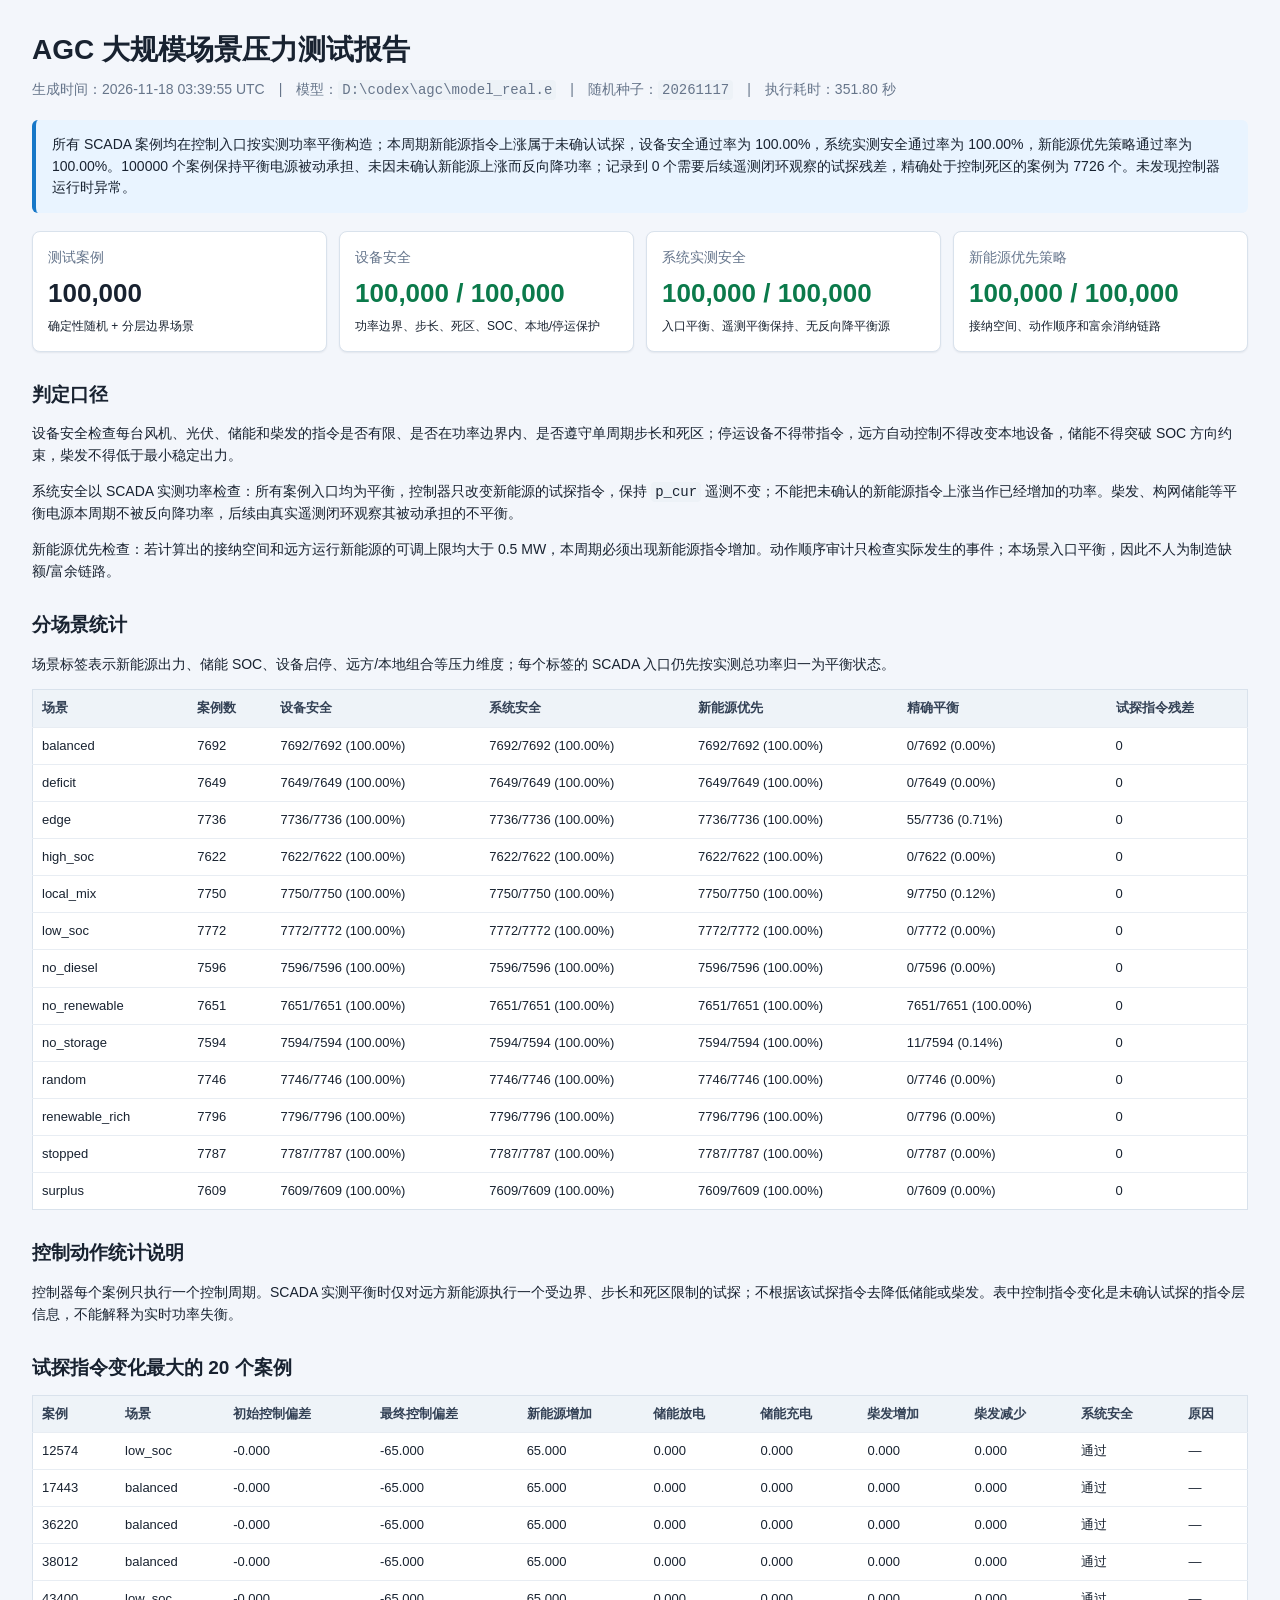
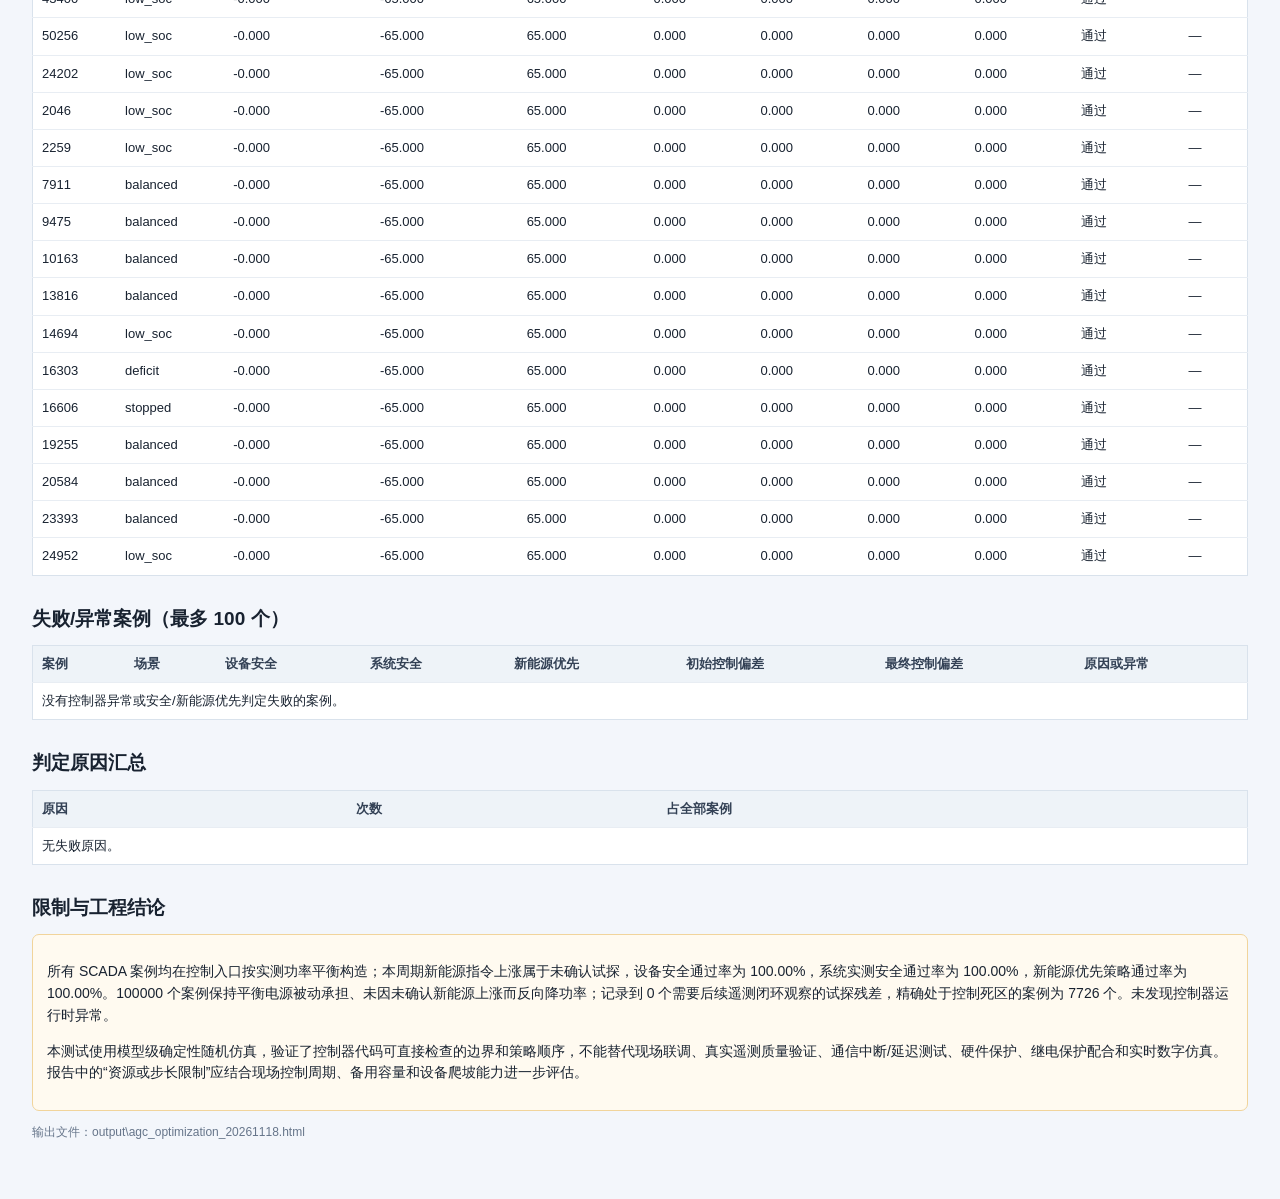
<file: output/agc_optimization_20261118.html>
<!doctype html>
<html lang="zh-CN"><head><meta charset="utf-8"><title>AGC 大规模场景压力测试报告</title>
<style>
*{box-sizing:border-box} body{margin:0;background:#f3f6fb;color:#182230;font:14px/1.55 -apple-system,BlinkMacSystemFont,"Segoe UI","Microsoft YaHei",sans-serif}
.page{max-width:1500px;margin:0 auto;padding:28px 32px 48px} h1{margin:0 0 8px;font-size:28px} h2{margin:28px 0 12px;font-size:19px} h3{margin:20px 0 8px;font-size:16px}
.muted{color:#66758a} .lead{background:#e9f4ff;border-left:4px solid #1677c8;border-radius:6px;padding:14px 16px;margin:18px 0}
.grid{display:grid;grid-template-columns:repeat(4,minmax(0,1fr));gap:12px} .card{background:#fff;border:1px solid #d9e2ec;border-radius:8px;padding:15px;box-shadow:0 1px 2px #13223812} .metric{font-size:26px;font-weight:700;margin:4px 0} .label{color:#64748b}
table{width:100%;border-collapse:collapse;background:#fff;border:1px solid #d9e2ec;font-size:13px} th,td{padding:8px 9px;border-bottom:1px solid #e8edf3;text-align:left;vertical-align:top} th{background:#eef3f8;color:#334155;position:sticky;top:0} tr:last-child td{border-bottom:0}
.ok{color:#0b7a4b;font-weight:600} .warn{color:#a15c00;font-weight:600} .bad{color:#b42318;font-weight:600} .note{background:#fffaf0;border:1px solid #f1d49b;border-radius:7px;padding:12px 14px}
code{background:#edf2f7;border-radius:4px;padding:2px 4px} .small{font-size:12px}
</style></head><body><main class="page">
<h1>AGC 大规模场景压力测试报告</h1>
<div class="muted">生成时间：2026-11-18 03:39:55 UTC　|　模型：<code>D:\codex\agc\model_real.e</code>　|　随机种子：<code>20261117</code>　|　执行耗时：351.80 秒</div>
<div class="lead">所有 SCADA 案例均在控制入口按实测功率平衡构造；本周期新能源指令上涨属于未确认试探，设备安全通过率为 100.00%，系统实测安全通过率为 100.00%，新能源优先策略通过率为 100.00%。100000 个案例保持平衡电源被动承担、未因未确认新能源上涨而反向降功率；记录到 0 个需要后续遥测闭环观察的试探残差，精确处于控制死区的案例为 7726 个。未发现控制器运行时异常。</div>
<div class="grid">
<div class="card"><div class="label">测试案例</div><div class="metric">100,000</div><div class="small">确定性随机 + 分层边界场景</div></div>
<div class="card"><div class="label">设备安全</div><div class="metric ok">100,000 / 100,000</div><div class="small">功率边界、步长、死区、SOC、本地/停运保护</div></div>
<div class="card"><div class="label">系统实测安全</div><div class="metric ok">100,000 / 100,000</div><div class="small">入口平衡、遥测平衡保持、无反向降平衡源</div></div>
<div class="card"><div class="label">新能源优先策略</div><div class="metric ok">100,000 / 100,000</div><div class="small">接纳空间、动作顺序和富余消纳链路</div></div>
</div>
<h2>判定口径</h2>
<p>设备安全检查每台风机、光伏、储能和柴发的指令是否有限、是否在功率边界内、是否遵守单周期步长和死区；停运设备不得带指令，远方自动控制不得改变本地设备，储能不得突破 SOC 方向约束，柴发不得低于最小稳定出力。</p>
<p>系统安全以 SCADA 实测功率检查：所有案例入口均为平衡，控制器只改变新能源的试探指令，保持 <code>p_cur</code> 遥测不变；不能把未确认的新能源指令上涨当作已经增加的功率。柴发、构网储能等平衡电源本周期不被反向降功率，后续由真实遥测闭环观察其被动承担的不平衡。</p>
<p>新能源优先检查：若计算出的接纳空间和远方运行新能源的可调上限均大于 0.5 MW，本周期必须出现新能源指令增加。动作顺序审计只检查实际发生的事件；本场景入口平衡，因此不人为制造缺额/富余链路。</p>
<h2>分场景统计</h2>
<p>场景标签表示新能源出力、储能 SOC、设备启停、远方/本地组合等压力维度；每个标签的 SCADA 入口仍先按实测总功率归一为平衡状态。</p>
<table><thead><tr><th>场景</th><th>案例数</th><th>设备安全</th><th>系统安全</th><th>新能源优先</th><th>精确平衡</th><th>试探指令残差</th></tr></thead><tbody><tr><td>balanced</td><td>7692</td><td>7692/7692 (100.00%)</td><td>7692/7692 (100.00%)</td><td>7692/7692 (100.00%)</td><td>0/7692 (0.00%)</td><td>0</td></tr><tr><td>deficit</td><td>7649</td><td>7649/7649 (100.00%)</td><td>7649/7649 (100.00%)</td><td>7649/7649 (100.00%)</td><td>0/7649 (0.00%)</td><td>0</td></tr><tr><td>edge</td><td>7736</td><td>7736/7736 (100.00%)</td><td>7736/7736 (100.00%)</td><td>7736/7736 (100.00%)</td><td>55/7736 (0.71%)</td><td>0</td></tr><tr><td>high_soc</td><td>7622</td><td>7622/7622 (100.00%)</td><td>7622/7622 (100.00%)</td><td>7622/7622 (100.00%)</td><td>0/7622 (0.00%)</td><td>0</td></tr><tr><td>local_mix</td><td>7750</td><td>7750/7750 (100.00%)</td><td>7750/7750 (100.00%)</td><td>7750/7750 (100.00%)</td><td>9/7750 (0.12%)</td><td>0</td></tr><tr><td>low_soc</td><td>7772</td><td>7772/7772 (100.00%)</td><td>7772/7772 (100.00%)</td><td>7772/7772 (100.00%)</td><td>0/7772 (0.00%)</td><td>0</td></tr><tr><td>no_diesel</td><td>7596</td><td>7596/7596 (100.00%)</td><td>7596/7596 (100.00%)</td><td>7596/7596 (100.00%)</td><td>0/7596 (0.00%)</td><td>0</td></tr><tr><td>no_renewable</td><td>7651</td><td>7651/7651 (100.00%)</td><td>7651/7651 (100.00%)</td><td>7651/7651 (100.00%)</td><td>7651/7651 (100.00%)</td><td>0</td></tr><tr><td>no_storage</td><td>7594</td><td>7594/7594 (100.00%)</td><td>7594/7594 (100.00%)</td><td>7594/7594 (100.00%)</td><td>11/7594 (0.14%)</td><td>0</td></tr><tr><td>random</td><td>7746</td><td>7746/7746 (100.00%)</td><td>7746/7746 (100.00%)</td><td>7746/7746 (100.00%)</td><td>0/7746 (0.00%)</td><td>0</td></tr><tr><td>renewable_rich</td><td>7796</td><td>7796/7796 (100.00%)</td><td>7796/7796 (100.00%)</td><td>7796/7796 (100.00%)</td><td>0/7796 (0.00%)</td><td>0</td></tr><tr><td>stopped</td><td>7787</td><td>7787/7787 (100.00%)</td><td>7787/7787 (100.00%)</td><td>7787/7787 (100.00%)</td><td>0/7787 (0.00%)</td><td>0</td></tr><tr><td>surplus</td><td>7609</td><td>7609/7609 (100.00%)</td><td>7609/7609 (100.00%)</td><td>7609/7609 (100.00%)</td><td>0/7609 (0.00%)</td><td>0</td></tr></tbody></table>
<h2>控制动作统计说明</h2>
<p>控制器每个案例只执行一个控制周期。SCADA 实测平衡时仅对远方新能源执行一个受边界、步长和死区限制的试探；不根据该试探指令去降低储能或柴发。表中控制指令变化是未确认试探的指令层信息，不能解释为实时功率失衡。</p>
<h2>试探指令变化最大的 20 个案例</h2>
<table><thead><tr><th>案例</th><th>场景</th><th>初始控制偏差</th><th>最终控制偏差</th><th>新能源增加</th><th>储能放电</th><th>储能充电</th><th>柴发增加</th><th>柴发减少</th><th>系统安全</th><th>原因</th></tr></thead><tbody><tr><td>12574</td><td>low_soc</td><td>-0.000</td><td>-65.000</td><td>65.000</td><td>0.000</td><td>0.000</td><td>0.000</td><td>0.000</td><td>通过</td><td>—</td></tr><tr><td>17443</td><td>balanced</td><td>-0.000</td><td>-65.000</td><td>65.000</td><td>0.000</td><td>0.000</td><td>0.000</td><td>0.000</td><td>通过</td><td>—</td></tr><tr><td>36220</td><td>balanced</td><td>-0.000</td><td>-65.000</td><td>65.000</td><td>0.000</td><td>0.000</td><td>0.000</td><td>0.000</td><td>通过</td><td>—</td></tr><tr><td>38012</td><td>balanced</td><td>-0.000</td><td>-65.000</td><td>65.000</td><td>0.000</td><td>0.000</td><td>0.000</td><td>0.000</td><td>通过</td><td>—</td></tr><tr><td>43400</td><td>low_soc</td><td>-0.000</td><td>-65.000</td><td>65.000</td><td>0.000</td><td>0.000</td><td>0.000</td><td>0.000</td><td>通过</td><td>—</td></tr><tr><td>50256</td><td>low_soc</td><td>-0.000</td><td>-65.000</td><td>65.000</td><td>0.000</td><td>0.000</td><td>0.000</td><td>0.000</td><td>通过</td><td>—</td></tr><tr><td>24202</td><td>low_soc</td><td>-0.000</td><td>-65.000</td><td>65.000</td><td>0.000</td><td>0.000</td><td>0.000</td><td>0.000</td><td>通过</td><td>—</td></tr><tr><td>2046</td><td>low_soc</td><td>-0.000</td><td>-65.000</td><td>65.000</td><td>0.000</td><td>0.000</td><td>0.000</td><td>0.000</td><td>通过</td><td>—</td></tr><tr><td>2259</td><td>low_soc</td><td>-0.000</td><td>-65.000</td><td>65.000</td><td>0.000</td><td>0.000</td><td>0.000</td><td>0.000</td><td>通过</td><td>—</td></tr><tr><td>7911</td><td>balanced</td><td>-0.000</td><td>-65.000</td><td>65.000</td><td>0.000</td><td>0.000</td><td>0.000</td><td>0.000</td><td>通过</td><td>—</td></tr><tr><td>9475</td><td>balanced</td><td>-0.000</td><td>-65.000</td><td>65.000</td><td>0.000</td><td>0.000</td><td>0.000</td><td>0.000</td><td>通过</td><td>—</td></tr><tr><td>10163</td><td>balanced</td><td>-0.000</td><td>-65.000</td><td>65.000</td><td>0.000</td><td>0.000</td><td>0.000</td><td>0.000</td><td>通过</td><td>—</td></tr><tr><td>13816</td><td>balanced</td><td>-0.000</td><td>-65.000</td><td>65.000</td><td>0.000</td><td>0.000</td><td>0.000</td><td>0.000</td><td>通过</td><td>—</td></tr><tr><td>14694</td><td>low_soc</td><td>-0.000</td><td>-65.000</td><td>65.000</td><td>0.000</td><td>0.000</td><td>0.000</td><td>0.000</td><td>通过</td><td>—</td></tr><tr><td>16303</td><td>deficit</td><td>-0.000</td><td>-65.000</td><td>65.000</td><td>0.000</td><td>0.000</td><td>0.000</td><td>0.000</td><td>通过</td><td>—</td></tr><tr><td>16606</td><td>stopped</td><td>-0.000</td><td>-65.000</td><td>65.000</td><td>0.000</td><td>0.000</td><td>0.000</td><td>0.000</td><td>通过</td><td>—</td></tr><tr><td>19255</td><td>balanced</td><td>-0.000</td><td>-65.000</td><td>65.000</td><td>0.000</td><td>0.000</td><td>0.000</td><td>0.000</td><td>通过</td><td>—</td></tr><tr><td>20584</td><td>balanced</td><td>-0.000</td><td>-65.000</td><td>65.000</td><td>0.000</td><td>0.000</td><td>0.000</td><td>0.000</td><td>通过</td><td>—</td></tr><tr><td>23393</td><td>balanced</td><td>-0.000</td><td>-65.000</td><td>65.000</td><td>0.000</td><td>0.000</td><td>0.000</td><td>0.000</td><td>通过</td><td>—</td></tr><tr><td>24952</td><td>low_soc</td><td>-0.000</td><td>-65.000</td><td>65.000</td><td>0.000</td><td>0.000</td><td>0.000</td><td>0.000</td><td>通过</td><td>—</td></tr></tbody></table>
<h2>失败/异常案例（最多 100 个）</h2>
<table><thead><tr><th>案例</th><th>场景</th><th>设备安全</th><th>系统安全</th><th>新能源优先</th><th>初始控制偏差</th><th>最终控制偏差</th><th>原因或异常</th></tr></thead><tbody><tr><td colspan="8">没有控制器异常或安全/新能源优先判定失败的案例。</td></tr></tbody></table>
<h2>判定原因汇总</h2>
<table><thead><tr><th>原因</th><th>次数</th><th>占全部案例</th></tr></thead><tbody><tr><td colspan="3">无失败原因。</td></tr></tbody></table>
<h2>限制与工程结论</h2>
<div class="note"><p>所有 SCADA 案例均在控制入口按实测功率平衡构造；本周期新能源指令上涨属于未确认试探，设备安全通过率为 100.00%，系统实测安全通过率为 100.00%，新能源优先策略通过率为 100.00%。100000 个案例保持平衡电源被动承担、未因未确认新能源上涨而反向降功率；记录到 0 个需要后续遥测闭环观察的试探残差，精确处于控制死区的案例为 7726 个。未发现控制器运行时异常。</p><p>本测试使用模型级确定性随机仿真，验证了控制器代码可直接检查的边界和策略顺序，不能替代现场联调、真实遥测质量验证、通信中断/延迟测试、硬件保护、继电保护配合和实时数字仿真。报告中的“资源或步长限制”应结合现场控制周期、备用容量和设备爬坡能力进一步评估。</p></div>
<p class="muted small">输出文件：output\agc_optimization_20261118.html</p>
</main></body></html>
</file>
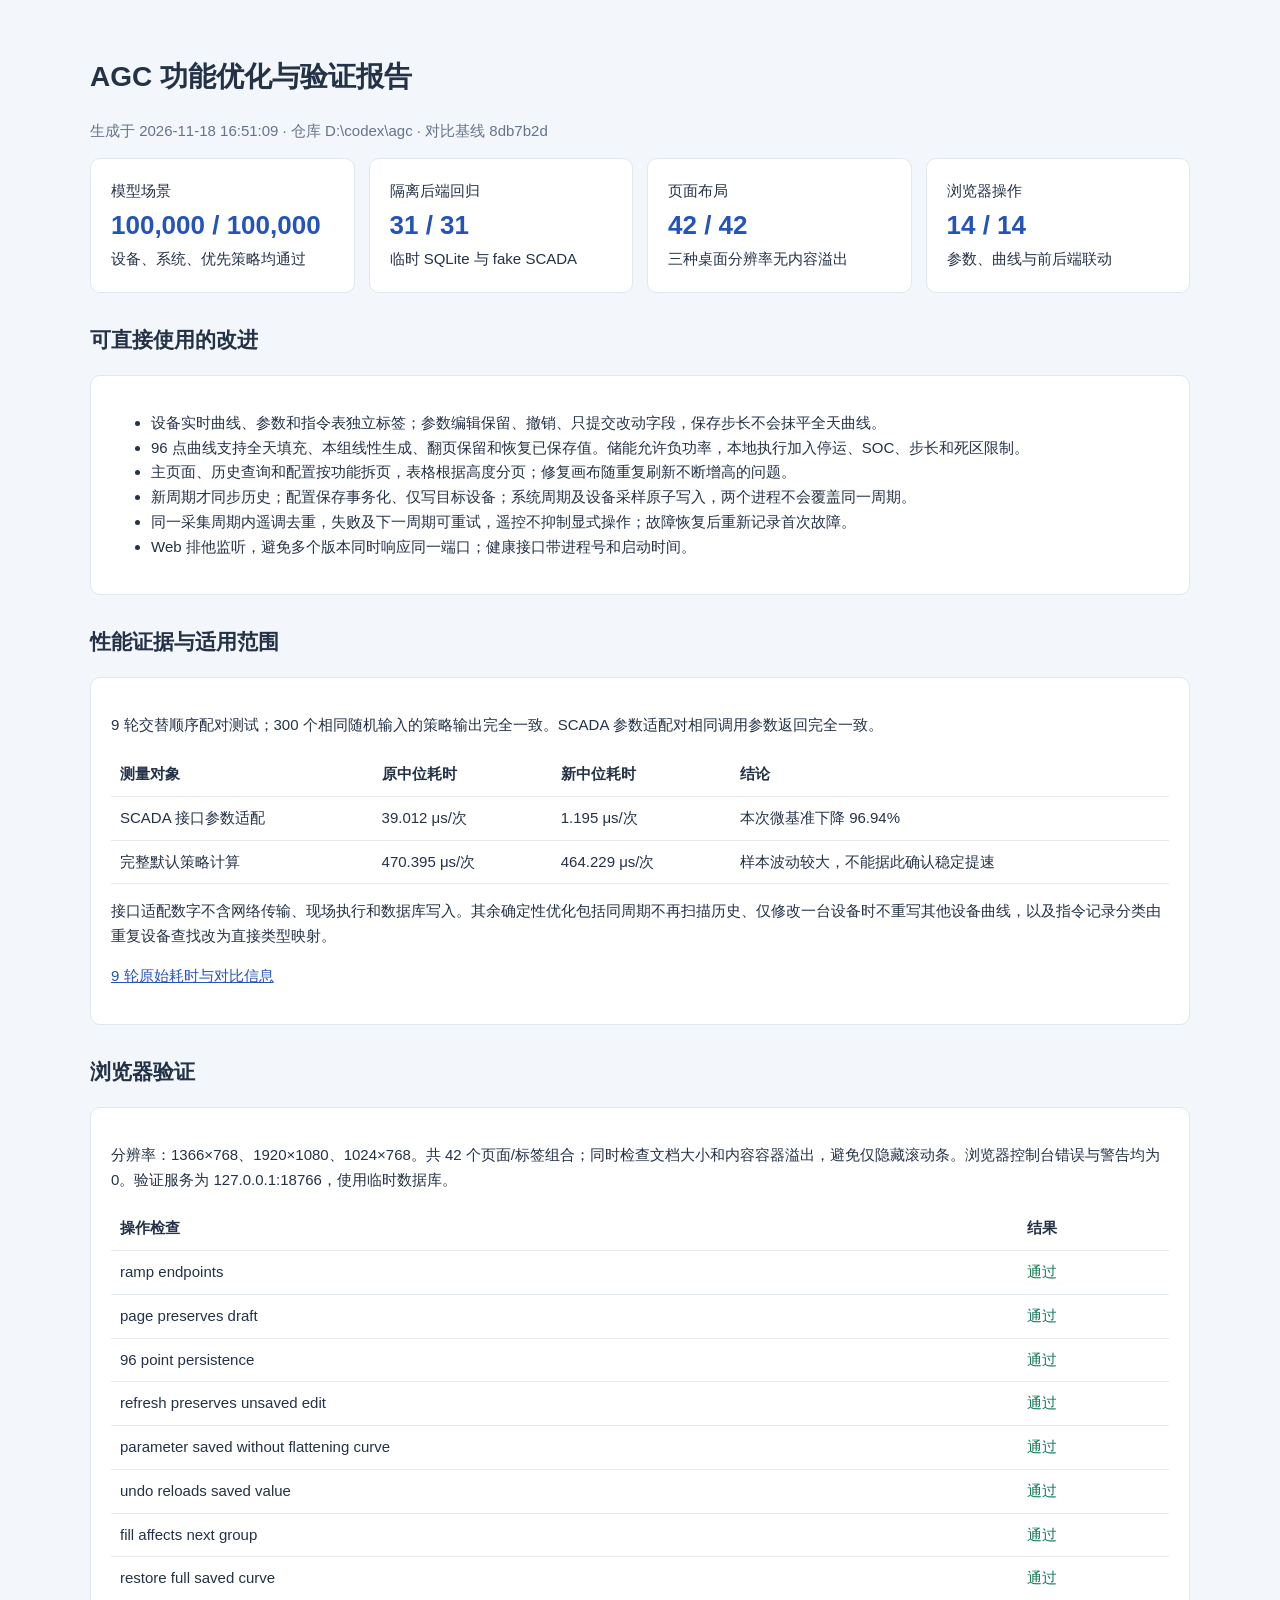
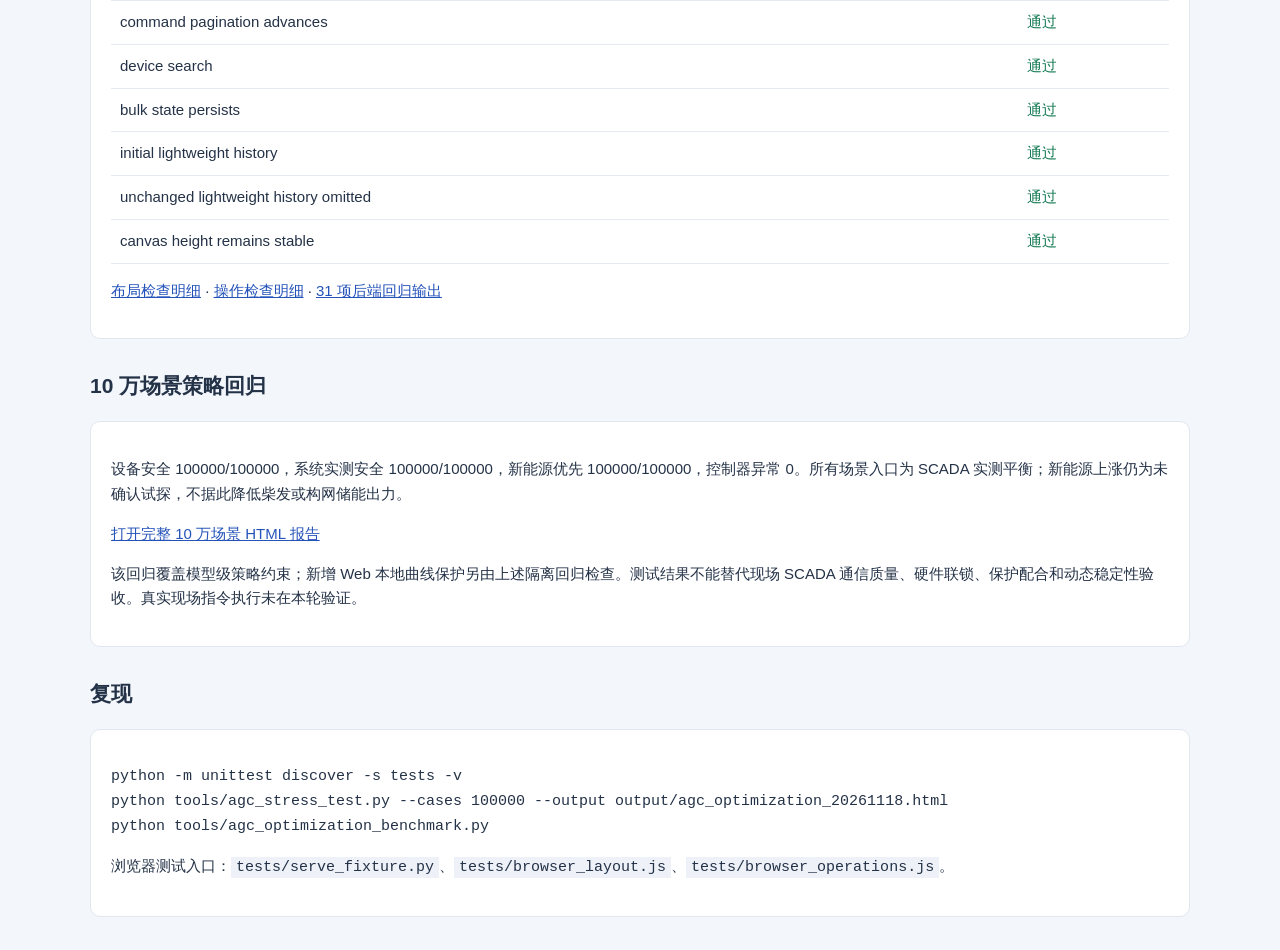
<file: output/agc_optimization_summary_20261118.html>
<!doctype html><html lang="zh-CN"><meta charset="utf-8"><meta name="viewport" content="width=device-width,initial-scale=1"><title>AGC 功能优化与验证报告</title><style>
body{margin:0;background:#f3f6fb;color:#243247;font:15px/1.65 'Microsoft YaHei',sans-serif}main{max-width:1100px;margin:auto;padding:35px}h1{font-size:28px}h2{margin-top:30px;font-size:21px}.cards{display:grid;grid-template-columns:repeat(4,1fr);gap:14px}.card,section{background:white;padding:20px;border:1px solid #e1e7ef;border-radius:10px}.card strong{display:block;font-size:26px;color:#2453b9}.muted{color:#65748b}.ok{color:#147a54}table{width:100%;border-collapse:collapse}td,th{padding:9px;text-align:left;border-bottom:1px solid #e5eaf0}a{color:#2453b9}code{background:#eef2f8;padding:2px 5px}@media(max-width:700px){main{padding:16px}.cards{grid-template-columns:repeat(2,1fr)}}</style><main>
<h1>AGC 功能优化与验证报告</h1><p class="muted">生成于 2026-11-18 16:51:09 · 仓库 D:\codex\agc · 对比基线 8db7b2d</p>
<div class="cards"><div class="card">模型场景<strong>100,000 / 100,000</strong>设备、系统、优先策略均通过</div><div class="card">隔离后端回归<strong>31 / 31</strong>临时 SQLite 与 fake SCADA</div><div class="card">页面布局<strong>42 / 42</strong>三种桌面分辨率无内容溢出</div><div class="card">浏览器操作<strong>14 / 14</strong>参数、曲线与前后端联动</div></div>
<h2>可直接使用的改进</h2><section><ul><li>设备实时曲线、参数和指令表独立标签；参数编辑保留、撤销、只提交改动字段，保存步长不会抹平全天曲线。</li><li>96 点曲线支持全天填充、本组线性生成、翻页保留和恢复已保存值。储能允许负功率，本地执行加入停运、SOC、步长和死区限制。</li><li>主页面、历史查询和配置按功能拆页，表格根据高度分页；修复画布随重复刷新不断增高的问题。</li><li>新周期才同步历史；配置保存事务化、仅写目标设备；系统周期及设备采样原子写入，两个进程不会覆盖同一周期。</li><li>同一采集周期内遥调去重，失败及下一周期可重试，遥控不抑制显式操作；故障恢复后重新记录首次故障。</li><li>Web 排他监听，避免多个版本同时响应同一端口；健康接口带进程号和启动时间。</li></ul></section>
<h2>性能证据与适用范围</h2><section><p>9 轮交替顺序配对测试；300 个相同随机输入的策略输出完全一致。SCADA 参数适配对相同调用参数返回完全一致。</p><table><tr><th>测量对象</th><th>原中位耗时</th><th>新中位耗时</th><th>结论</th></tr><tr><td>SCADA 接口参数适配</td><td>39.012 μs/次</td><td>1.195 μs/次</td><td>本次微基准下降 96.94%</td></tr><tr><td>完整默认策略计算</td><td>470.395 μs/次</td><td>464.229 μs/次</td><td>样本波动较大，不能据此确认稳定提速</td></tr></table><p>接口适配数字不含网络传输、现场执行和数据库写入。其余确定性优化包括同周期不再扫描历史、仅修改一台设备时不重写其他设备曲线，以及指令记录分类由重复设备查找改为直接类型映射。</p><p><a href="agc_optimization_benchmark_20261118.json">9 轮原始耗时与对比信息</a></p></section>
<h2>浏览器验证</h2><section><p>分辨率：1366×768、1920×1080、1024×768。共 42 个页面/标签组合；同时检查文档大小和内容容器溢出，避免仅隐藏滚动条。浏览器控制台错误与警告均为 0。验证服务为 127.0.0.1:18766，使用临时数据库。</p><table><tr><th>操作检查</th><th>结果</th></tr><tr><td>ramp endpoints</td><td class='ok'>通过</td></tr><tr><td>page preserves draft</td><td class='ok'>通过</td></tr><tr><td>96 point persistence</td><td class='ok'>通过</td></tr><tr><td>refresh preserves unsaved edit</td><td class='ok'>通过</td></tr><tr><td>parameter saved without flattening curve</td><td class='ok'>通过</td></tr><tr><td>undo reloads saved value</td><td class='ok'>通过</td></tr><tr><td>fill affects next group</td><td class='ok'>通过</td></tr><tr><td>restore full saved curve</td><td class='ok'>通过</td></tr><tr><td>command pagination advances</td><td class='ok'>通过</td></tr><tr><td>device search</td><td class='ok'>通过</td></tr><tr><td>bulk state persists</td><td class='ok'>通过</td></tr><tr><td>initial lightweight history</td><td class='ok'>通过</td></tr><tr><td>unchanged lightweight history omitted</td><td class='ok'>通过</td></tr><tr><td>canvas height remains stable</td><td class='ok'>通过</td></tr></table><p><a href="agc_browser_layout_20261118.json">布局检查明细</a> · <a href="agc_browser_operations_20261118.json">操作检查明细</a> · <a href="agc_unit_regression_20261118.txt">31 项后端回归输出</a></p></section>
<h2>10 万场景策略回归</h2><section><p>设备安全 100000/100000，系统实测安全 100000/100000，新能源优先 100000/100000，控制器异常 0。所有场景入口为 SCADA 实测平衡；新能源上涨仍为未确认试探，不据此降低柴发或构网储能出力。</p><p><a href="agc_optimization_20261118.html">打开完整 10 万场景 HTML 报告</a></p><p>该回归覆盖模型级策略约束；新增 Web 本地曲线保护另由上述隔离回归检查。测试结果不能替代现场 SCADA 通信质量、硬件联锁、保护配合和动态稳定性验收。真实现场指令执行未在本轮验证。</p></section>
<h2>复现</h2><section><pre>python -m unittest discover -s tests -v
python tools/agc_stress_test.py --cases 100000 --output output/agc_optimization_20261118.html
python tools/agc_optimization_benchmark.py</pre><p>浏览器测试入口：<code>tests/serve_fixture.py</code>、<code>tests/browser_layout.js</code>、<code>tests/browser_operations.js</code>。</p></section></main></html>
</file>
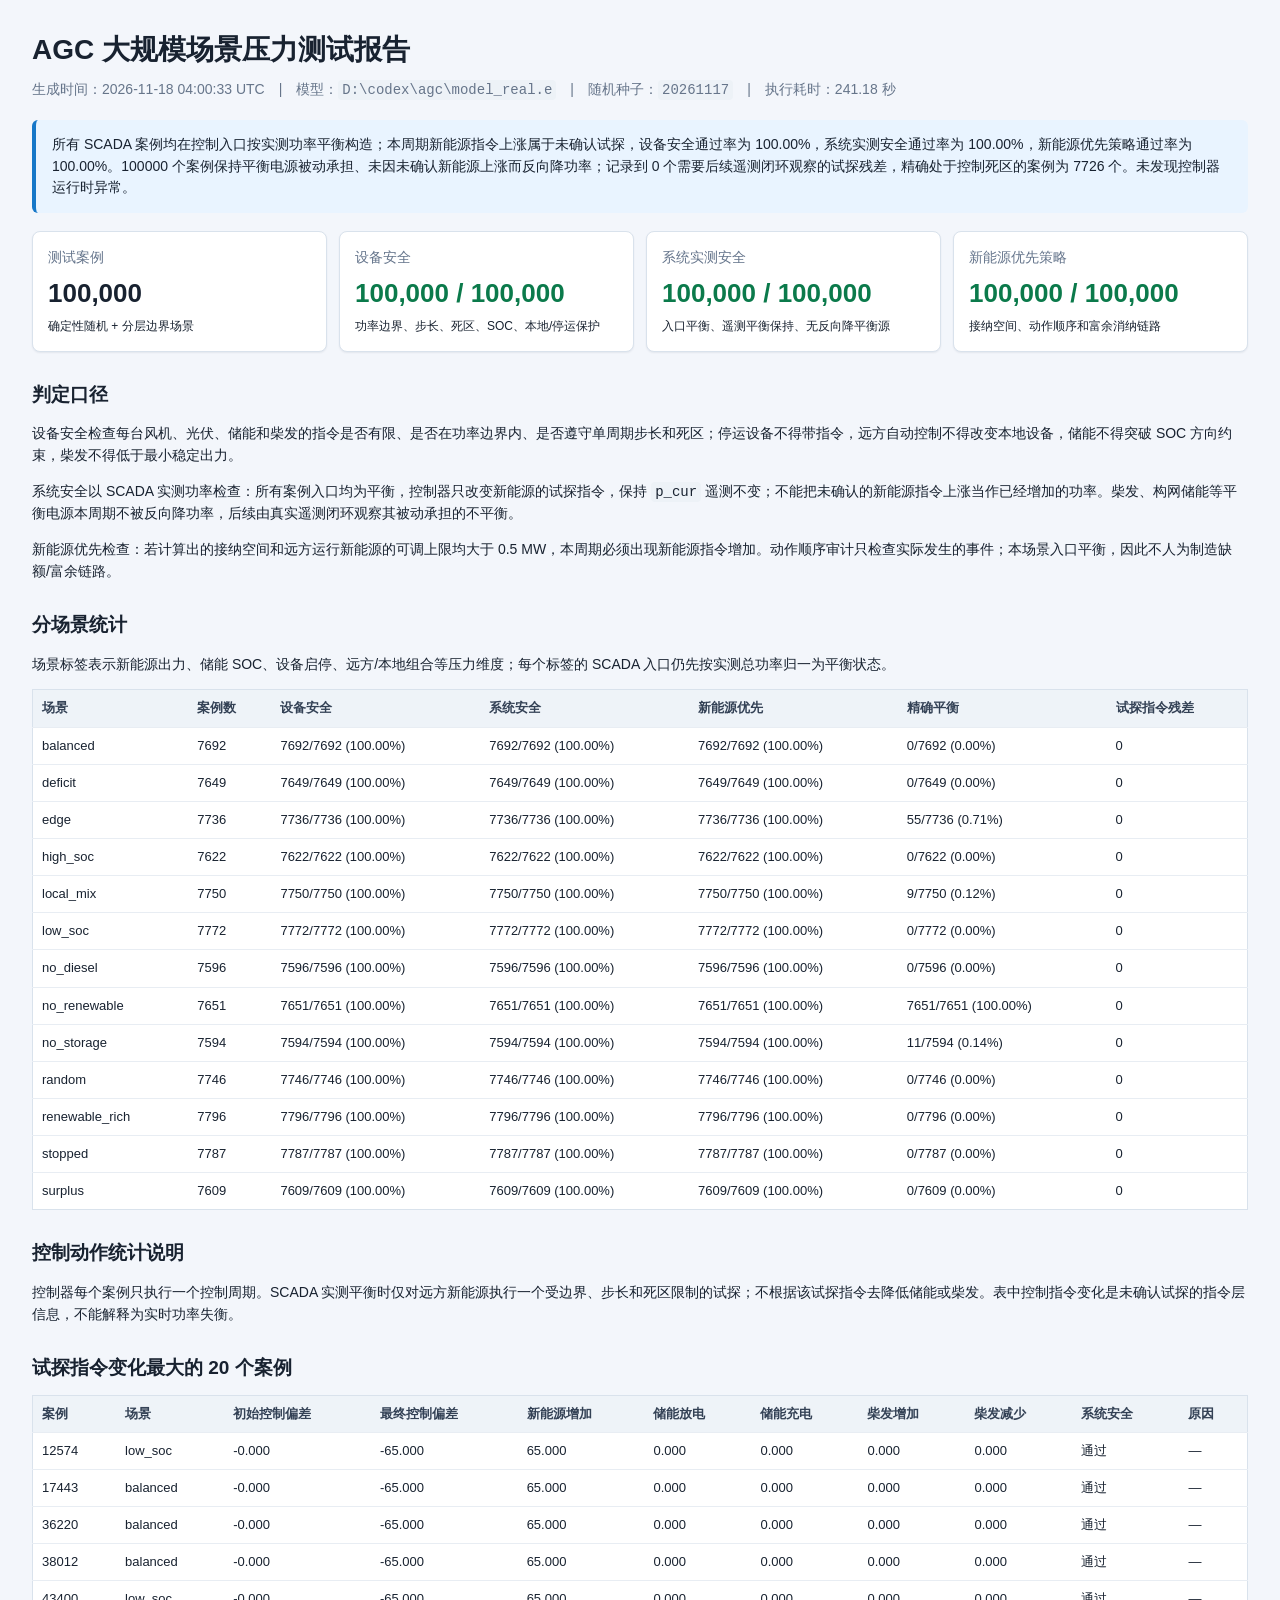
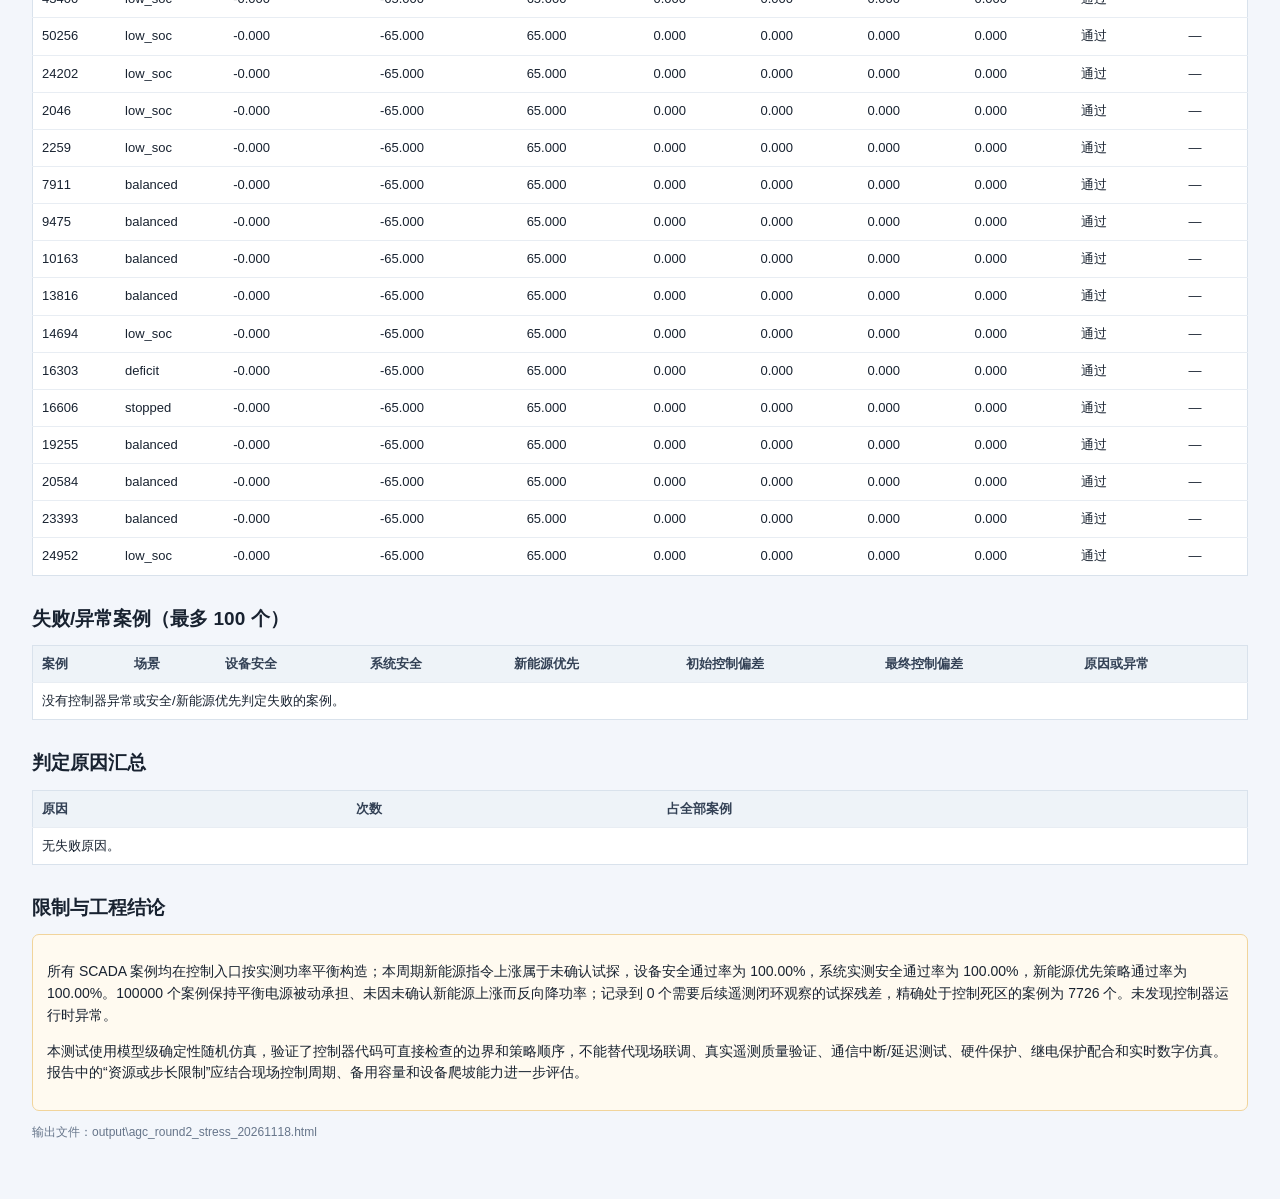
<file: output/agc_round2_stress_20261118.html>
<!doctype html>
<html lang="zh-CN"><head><meta charset="utf-8"><title>AGC 大规模场景压力测试报告</title>
<style>
*{box-sizing:border-box} body{margin:0;background:#f3f6fb;color:#182230;font:14px/1.55 -apple-system,BlinkMacSystemFont,"Segoe UI","Microsoft YaHei",sans-serif}
.page{max-width:1500px;margin:0 auto;padding:28px 32px 48px} h1{margin:0 0 8px;font-size:28px} h2{margin:28px 0 12px;font-size:19px} h3{margin:20px 0 8px;font-size:16px}
.muted{color:#66758a} .lead{background:#e9f4ff;border-left:4px solid #1677c8;border-radius:6px;padding:14px 16px;margin:18px 0}
.grid{display:grid;grid-template-columns:repeat(4,minmax(0,1fr));gap:12px} .card{background:#fff;border:1px solid #d9e2ec;border-radius:8px;padding:15px;box-shadow:0 1px 2px #13223812} .metric{font-size:26px;font-weight:700;margin:4px 0} .label{color:#64748b}
table{width:100%;border-collapse:collapse;background:#fff;border:1px solid #d9e2ec;font-size:13px} th,td{padding:8px 9px;border-bottom:1px solid #e8edf3;text-align:left;vertical-align:top} th{background:#eef3f8;color:#334155;position:sticky;top:0} tr:last-child td{border-bottom:0}
.ok{color:#0b7a4b;font-weight:600} .warn{color:#a15c00;font-weight:600} .bad{color:#b42318;font-weight:600} .note{background:#fffaf0;border:1px solid #f1d49b;border-radius:7px;padding:12px 14px}
code{background:#edf2f7;border-radius:4px;padding:2px 4px} .small{font-size:12px}
</style></head><body><main class="page">
<h1>AGC 大规模场景压力测试报告</h1>
<div class="muted">生成时间：2026-11-18 04:00:33 UTC　|　模型：<code>D:\codex\agc\model_real.e</code>　|　随机种子：<code>20261117</code>　|　执行耗时：241.18 秒</div>
<div class="lead">所有 SCADA 案例均在控制入口按实测功率平衡构造；本周期新能源指令上涨属于未确认试探，设备安全通过率为 100.00%，系统实测安全通过率为 100.00%，新能源优先策略通过率为 100.00%。100000 个案例保持平衡电源被动承担、未因未确认新能源上涨而反向降功率；记录到 0 个需要后续遥测闭环观察的试探残差，精确处于控制死区的案例为 7726 个。未发现控制器运行时异常。</div>
<div class="grid">
<div class="card"><div class="label">测试案例</div><div class="metric">100,000</div><div class="small">确定性随机 + 分层边界场景</div></div>
<div class="card"><div class="label">设备安全</div><div class="metric ok">100,000 / 100,000</div><div class="small">功率边界、步长、死区、SOC、本地/停运保护</div></div>
<div class="card"><div class="label">系统实测安全</div><div class="metric ok">100,000 / 100,000</div><div class="small">入口平衡、遥测平衡保持、无反向降平衡源</div></div>
<div class="card"><div class="label">新能源优先策略</div><div class="metric ok">100,000 / 100,000</div><div class="small">接纳空间、动作顺序和富余消纳链路</div></div>
</div>
<h2>判定口径</h2>
<p>设备安全检查每台风机、光伏、储能和柴发的指令是否有限、是否在功率边界内、是否遵守单周期步长和死区；停运设备不得带指令，远方自动控制不得改变本地设备，储能不得突破 SOC 方向约束，柴发不得低于最小稳定出力。</p>
<p>系统安全以 SCADA 实测功率检查：所有案例入口均为平衡，控制器只改变新能源的试探指令，保持 <code>p_cur</code> 遥测不变；不能把未确认的新能源指令上涨当作已经增加的功率。柴发、构网储能等平衡电源本周期不被反向降功率，后续由真实遥测闭环观察其被动承担的不平衡。</p>
<p>新能源优先检查：若计算出的接纳空间和远方运行新能源的可调上限均大于 0.5 MW，本周期必须出现新能源指令增加。动作顺序审计只检查实际发生的事件；本场景入口平衡，因此不人为制造缺额/富余链路。</p>
<h2>分场景统计</h2>
<p>场景标签表示新能源出力、储能 SOC、设备启停、远方/本地组合等压力维度；每个标签的 SCADA 入口仍先按实测总功率归一为平衡状态。</p>
<table><thead><tr><th>场景</th><th>案例数</th><th>设备安全</th><th>系统安全</th><th>新能源优先</th><th>精确平衡</th><th>试探指令残差</th></tr></thead><tbody><tr><td>balanced</td><td>7692</td><td>7692/7692 (100.00%)</td><td>7692/7692 (100.00%)</td><td>7692/7692 (100.00%)</td><td>0/7692 (0.00%)</td><td>0</td></tr><tr><td>deficit</td><td>7649</td><td>7649/7649 (100.00%)</td><td>7649/7649 (100.00%)</td><td>7649/7649 (100.00%)</td><td>0/7649 (0.00%)</td><td>0</td></tr><tr><td>edge</td><td>7736</td><td>7736/7736 (100.00%)</td><td>7736/7736 (100.00%)</td><td>7736/7736 (100.00%)</td><td>55/7736 (0.71%)</td><td>0</td></tr><tr><td>high_soc</td><td>7622</td><td>7622/7622 (100.00%)</td><td>7622/7622 (100.00%)</td><td>7622/7622 (100.00%)</td><td>0/7622 (0.00%)</td><td>0</td></tr><tr><td>local_mix</td><td>7750</td><td>7750/7750 (100.00%)</td><td>7750/7750 (100.00%)</td><td>7750/7750 (100.00%)</td><td>9/7750 (0.12%)</td><td>0</td></tr><tr><td>low_soc</td><td>7772</td><td>7772/7772 (100.00%)</td><td>7772/7772 (100.00%)</td><td>7772/7772 (100.00%)</td><td>0/7772 (0.00%)</td><td>0</td></tr><tr><td>no_diesel</td><td>7596</td><td>7596/7596 (100.00%)</td><td>7596/7596 (100.00%)</td><td>7596/7596 (100.00%)</td><td>0/7596 (0.00%)</td><td>0</td></tr><tr><td>no_renewable</td><td>7651</td><td>7651/7651 (100.00%)</td><td>7651/7651 (100.00%)</td><td>7651/7651 (100.00%)</td><td>7651/7651 (100.00%)</td><td>0</td></tr><tr><td>no_storage</td><td>7594</td><td>7594/7594 (100.00%)</td><td>7594/7594 (100.00%)</td><td>7594/7594 (100.00%)</td><td>11/7594 (0.14%)</td><td>0</td></tr><tr><td>random</td><td>7746</td><td>7746/7746 (100.00%)</td><td>7746/7746 (100.00%)</td><td>7746/7746 (100.00%)</td><td>0/7746 (0.00%)</td><td>0</td></tr><tr><td>renewable_rich</td><td>7796</td><td>7796/7796 (100.00%)</td><td>7796/7796 (100.00%)</td><td>7796/7796 (100.00%)</td><td>0/7796 (0.00%)</td><td>0</td></tr><tr><td>stopped</td><td>7787</td><td>7787/7787 (100.00%)</td><td>7787/7787 (100.00%)</td><td>7787/7787 (100.00%)</td><td>0/7787 (0.00%)</td><td>0</td></tr><tr><td>surplus</td><td>7609</td><td>7609/7609 (100.00%)</td><td>7609/7609 (100.00%)</td><td>7609/7609 (100.00%)</td><td>0/7609 (0.00%)</td><td>0</td></tr></tbody></table>
<h2>控制动作统计说明</h2>
<p>控制器每个案例只执行一个控制周期。SCADA 实测平衡时仅对远方新能源执行一个受边界、步长和死区限制的试探；不根据该试探指令去降低储能或柴发。表中控制指令变化是未确认试探的指令层信息，不能解释为实时功率失衡。</p>
<h2>试探指令变化最大的 20 个案例</h2>
<table><thead><tr><th>案例</th><th>场景</th><th>初始控制偏差</th><th>最终控制偏差</th><th>新能源增加</th><th>储能放电</th><th>储能充电</th><th>柴发增加</th><th>柴发减少</th><th>系统安全</th><th>原因</th></tr></thead><tbody><tr><td>12574</td><td>low_soc</td><td>-0.000</td><td>-65.000</td><td>65.000</td><td>0.000</td><td>0.000</td><td>0.000</td><td>0.000</td><td>通过</td><td>—</td></tr><tr><td>17443</td><td>balanced</td><td>-0.000</td><td>-65.000</td><td>65.000</td><td>0.000</td><td>0.000</td><td>0.000</td><td>0.000</td><td>通过</td><td>—</td></tr><tr><td>36220</td><td>balanced</td><td>-0.000</td><td>-65.000</td><td>65.000</td><td>0.000</td><td>0.000</td><td>0.000</td><td>0.000</td><td>通过</td><td>—</td></tr><tr><td>38012</td><td>balanced</td><td>-0.000</td><td>-65.000</td><td>65.000</td><td>0.000</td><td>0.000</td><td>0.000</td><td>0.000</td><td>通过</td><td>—</td></tr><tr><td>43400</td><td>low_soc</td><td>-0.000</td><td>-65.000</td><td>65.000</td><td>0.000</td><td>0.000</td><td>0.000</td><td>0.000</td><td>通过</td><td>—</td></tr><tr><td>50256</td><td>low_soc</td><td>-0.000</td><td>-65.000</td><td>65.000</td><td>0.000</td><td>0.000</td><td>0.000</td><td>0.000</td><td>通过</td><td>—</td></tr><tr><td>24202</td><td>low_soc</td><td>-0.000</td><td>-65.000</td><td>65.000</td><td>0.000</td><td>0.000</td><td>0.000</td><td>0.000</td><td>通过</td><td>—</td></tr><tr><td>2046</td><td>low_soc</td><td>-0.000</td><td>-65.000</td><td>65.000</td><td>0.000</td><td>0.000</td><td>0.000</td><td>0.000</td><td>通过</td><td>—</td></tr><tr><td>2259</td><td>low_soc</td><td>-0.000</td><td>-65.000</td><td>65.000</td><td>0.000</td><td>0.000</td><td>0.000</td><td>0.000</td><td>通过</td><td>—</td></tr><tr><td>7911</td><td>balanced</td><td>-0.000</td><td>-65.000</td><td>65.000</td><td>0.000</td><td>0.000</td><td>0.000</td><td>0.000</td><td>通过</td><td>—</td></tr><tr><td>9475</td><td>balanced</td><td>-0.000</td><td>-65.000</td><td>65.000</td><td>0.000</td><td>0.000</td><td>0.000</td><td>0.000</td><td>通过</td><td>—</td></tr><tr><td>10163</td><td>balanced</td><td>-0.000</td><td>-65.000</td><td>65.000</td><td>0.000</td><td>0.000</td><td>0.000</td><td>0.000</td><td>通过</td><td>—</td></tr><tr><td>13816</td><td>balanced</td><td>-0.000</td><td>-65.000</td><td>65.000</td><td>0.000</td><td>0.000</td><td>0.000</td><td>0.000</td><td>通过</td><td>—</td></tr><tr><td>14694</td><td>low_soc</td><td>-0.000</td><td>-65.000</td><td>65.000</td><td>0.000</td><td>0.000</td><td>0.000</td><td>0.000</td><td>通过</td><td>—</td></tr><tr><td>16303</td><td>deficit</td><td>-0.000</td><td>-65.000</td><td>65.000</td><td>0.000</td><td>0.000</td><td>0.000</td><td>0.000</td><td>通过</td><td>—</td></tr><tr><td>16606</td><td>stopped</td><td>-0.000</td><td>-65.000</td><td>65.000</td><td>0.000</td><td>0.000</td><td>0.000</td><td>0.000</td><td>通过</td><td>—</td></tr><tr><td>19255</td><td>balanced</td><td>-0.000</td><td>-65.000</td><td>65.000</td><td>0.000</td><td>0.000</td><td>0.000</td><td>0.000</td><td>通过</td><td>—</td></tr><tr><td>20584</td><td>balanced</td><td>-0.000</td><td>-65.000</td><td>65.000</td><td>0.000</td><td>0.000</td><td>0.000</td><td>0.000</td><td>通过</td><td>—</td></tr><tr><td>23393</td><td>balanced</td><td>-0.000</td><td>-65.000</td><td>65.000</td><td>0.000</td><td>0.000</td><td>0.000</td><td>0.000</td><td>通过</td><td>—</td></tr><tr><td>24952</td><td>low_soc</td><td>-0.000</td><td>-65.000</td><td>65.000</td><td>0.000</td><td>0.000</td><td>0.000</td><td>0.000</td><td>通过</td><td>—</td></tr></tbody></table>
<h2>失败/异常案例（最多 100 个）</h2>
<table><thead><tr><th>案例</th><th>场景</th><th>设备安全</th><th>系统安全</th><th>新能源优先</th><th>初始控制偏差</th><th>最终控制偏差</th><th>原因或异常</th></tr></thead><tbody><tr><td colspan="8">没有控制器异常或安全/新能源优先判定失败的案例。</td></tr></tbody></table>
<h2>判定原因汇总</h2>
<table><thead><tr><th>原因</th><th>次数</th><th>占全部案例</th></tr></thead><tbody><tr><td colspan="3">无失败原因。</td></tr></tbody></table>
<h2>限制与工程结论</h2>
<div class="note"><p>所有 SCADA 案例均在控制入口按实测功率平衡构造；本周期新能源指令上涨属于未确认试探，设备安全通过率为 100.00%，系统实测安全通过率为 100.00%，新能源优先策略通过率为 100.00%。100000 个案例保持平衡电源被动承担、未因未确认新能源上涨而反向降功率；记录到 0 个需要后续遥测闭环观察的试探残差，精确处于控制死区的案例为 7726 个。未发现控制器运行时异常。</p><p>本测试使用模型级确定性随机仿真，验证了控制器代码可直接检查的边界和策略顺序，不能替代现场联调、真实遥测质量验证、通信中断/延迟测试、硬件保护、继电保护配合和实时数字仿真。报告中的“资源或步长限制”应结合现场控制周期、备用容量和设备爬坡能力进一步评估。</p></div>
<p class="muted small">输出文件：output\agc_round2_stress_20261118.html</p>
</main></body></html>
</file>
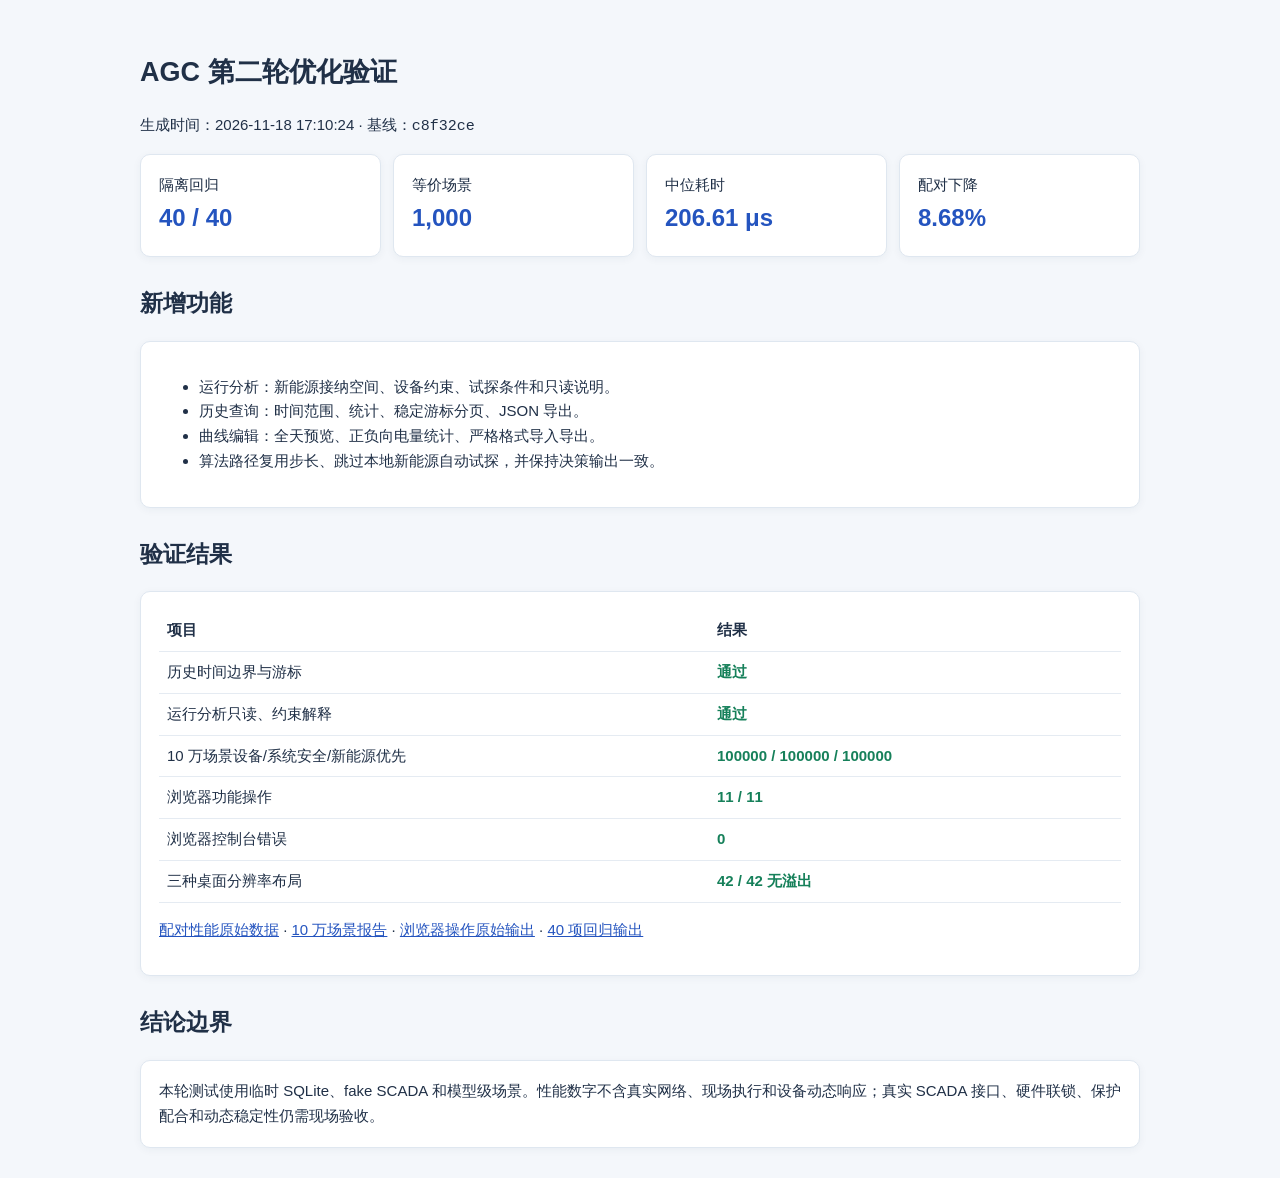
<file: output/agc_round2_validation_20261118.html>
<!doctype html><html lang="zh-CN"><meta charset="utf-8"><meta name="viewport" content="width=device-width,initial-scale=1"><title>AGC 第二轮优化验证</title><style>body{margin:0;background:#f4f7fb;color:#203047;font:15px/1.65 'Microsoft YaHei',sans-serif}main{max-width:1000px;margin:auto;padding:32px}section,.card{background:#fff;border:1px solid #dfe7f0;border-radius:10px;padding:18px;box-shadow:0 2px 8px #1d35570d}.cards{display:grid;grid-template-columns:repeat(4,1fr);gap:12px}.card b{display:block;font-size:24px;color:#2454bf}h1{font-size:27px}h2{margin-top:28px}table{width:100%;border-collapse:collapse}td,th{padding:8px;border-bottom:1px solid #e5ebf2;text-align:left}.ok{color:#16805a;font-weight:bold}a{color:#2454bf}@media(max-width:700px){main{padding:16px}.cards{grid-template-columns:repeat(2,1fr)}}</style><main><h1>AGC 第二轮优化验证</h1><p>生成时间：2026-11-18 17:10:24 · 基线：<code>c8f32ce</code></p><div class="cards"><div class="card">隔离回归<b>40 / 40</b></div><div class="card">等价场景<b>1,000</b></div><div class="card">中位耗时<b>206.61 μs</b></div><div class="card">配对下降<b>8.68%</b></div></div><h2>新增功能</h2><section><ul><li>运行分析：新能源接纳空间、设备约束、试探条件和只读说明。</li><li>历史查询：时间范围、统计、稳定游标分页、JSON 导出。</li><li>曲线编辑：全天预览、正负向电量统计、严格格式导入导出。</li><li>算法路径复用步长、跳过本地新能源自动试探，并保持决策输出一致。</li></ul></section><h2>验证结果</h2><section><table><tr><th>项目</th><th>结果</th></tr><tr><td>历史时间边界与游标</td><td class="ok">通过</td></tr><tr><td>运行分析只读、约束解释</td><td class="ok">通过</td></tr><tr><td>10 万场景设备/系统安全/新能源优先</td><td class="ok">100000 / 100000 / 100000</td></tr><tr><td>浏览器功能操作</td><td class="ok">11 / 11</td></tr><tr><td>浏览器控制台错误</td><td class="ok">0</td></tr><tr><td>三种桌面分辨率布局</td><td class="ok">42 / 42 无溢出</td></tr></table><p><a href="agc_round2_benchmark_20261118.json">配对性能原始数据</a> · <a href="agc_round2_stress_20261118.html">10 万场景报告</a> · <a href="playwright/round2-check.txt">浏览器操作原始输出</a> · <a href="agc_round2_regression_20261118.txt">40 项回归输出</a></p></section><h2>结论边界</h2><section>本轮测试使用临时 SQLite、fake SCADA 和模型级场景。性能数字不含真实网络、现场执行和设备动态响应；真实 SCADA 接口、硬件联锁、保护配合和动态稳定性仍需现场验收。</section></main></html>
</file>
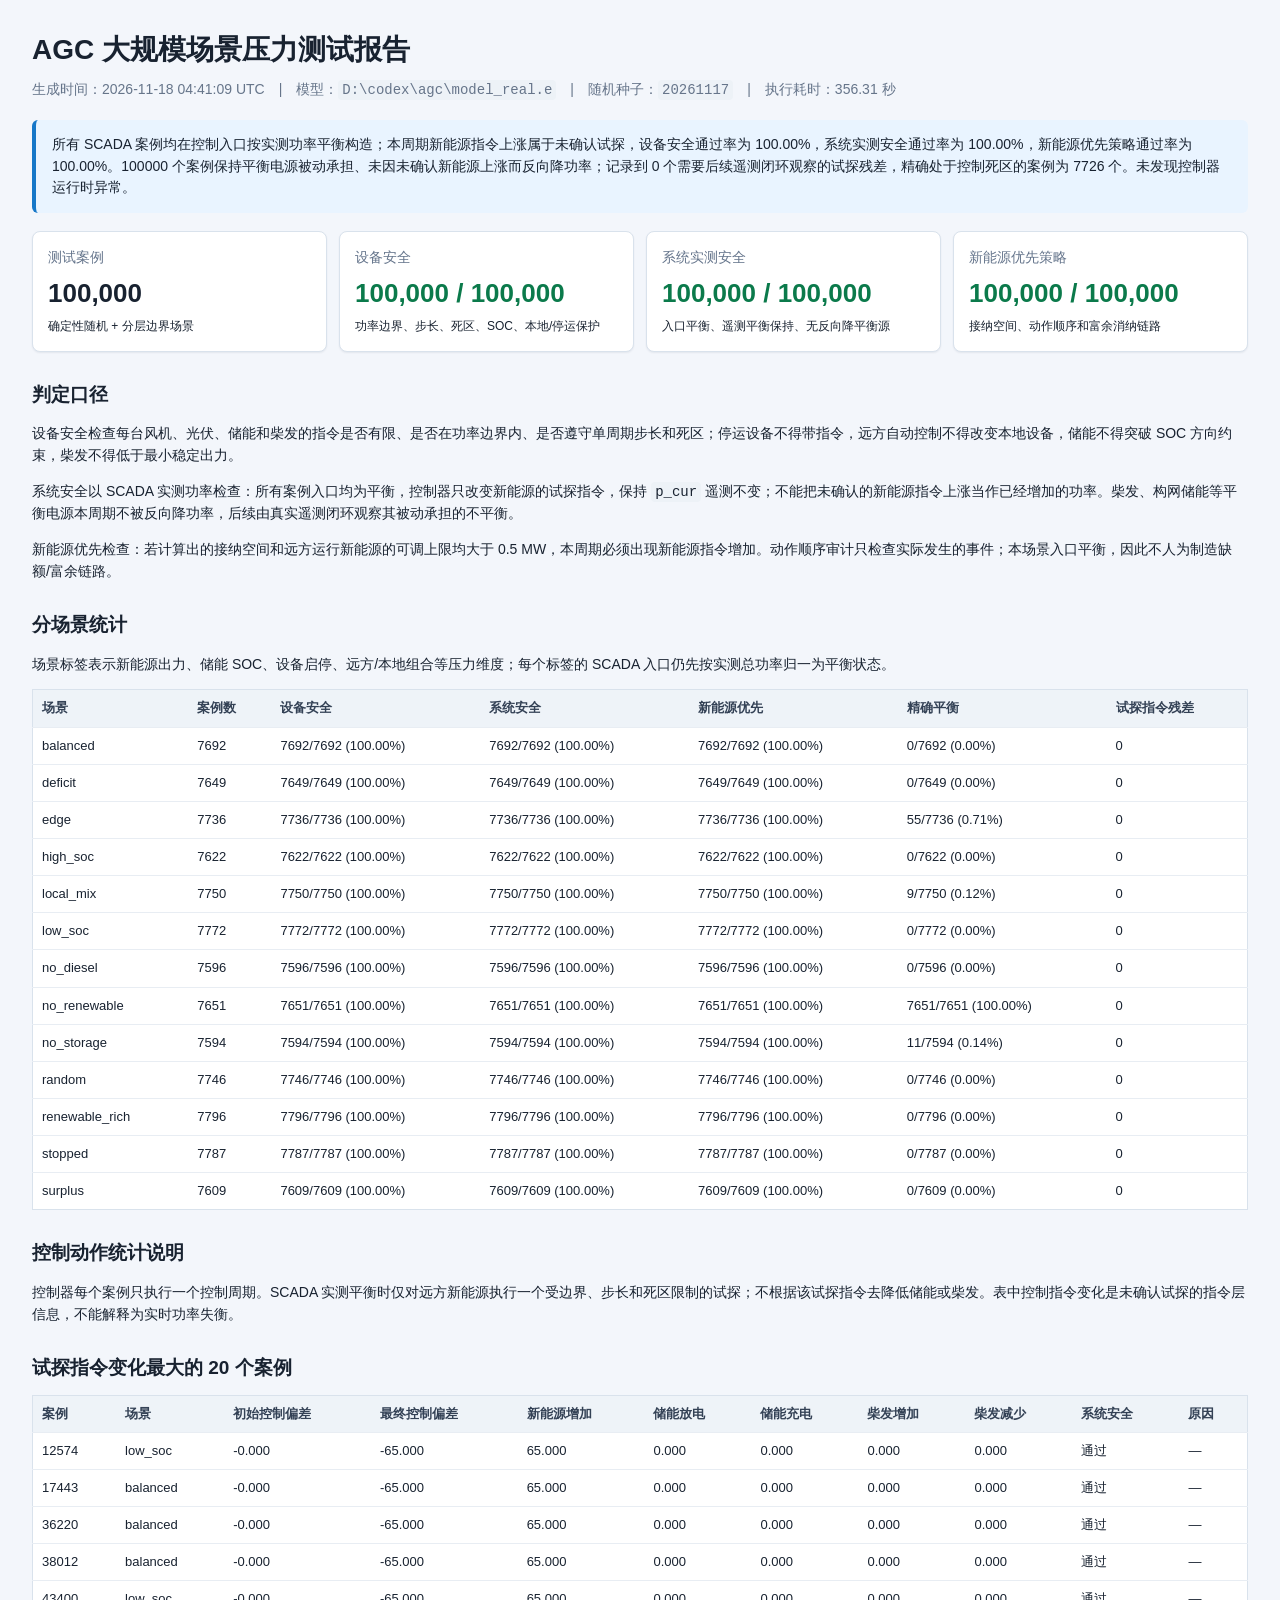
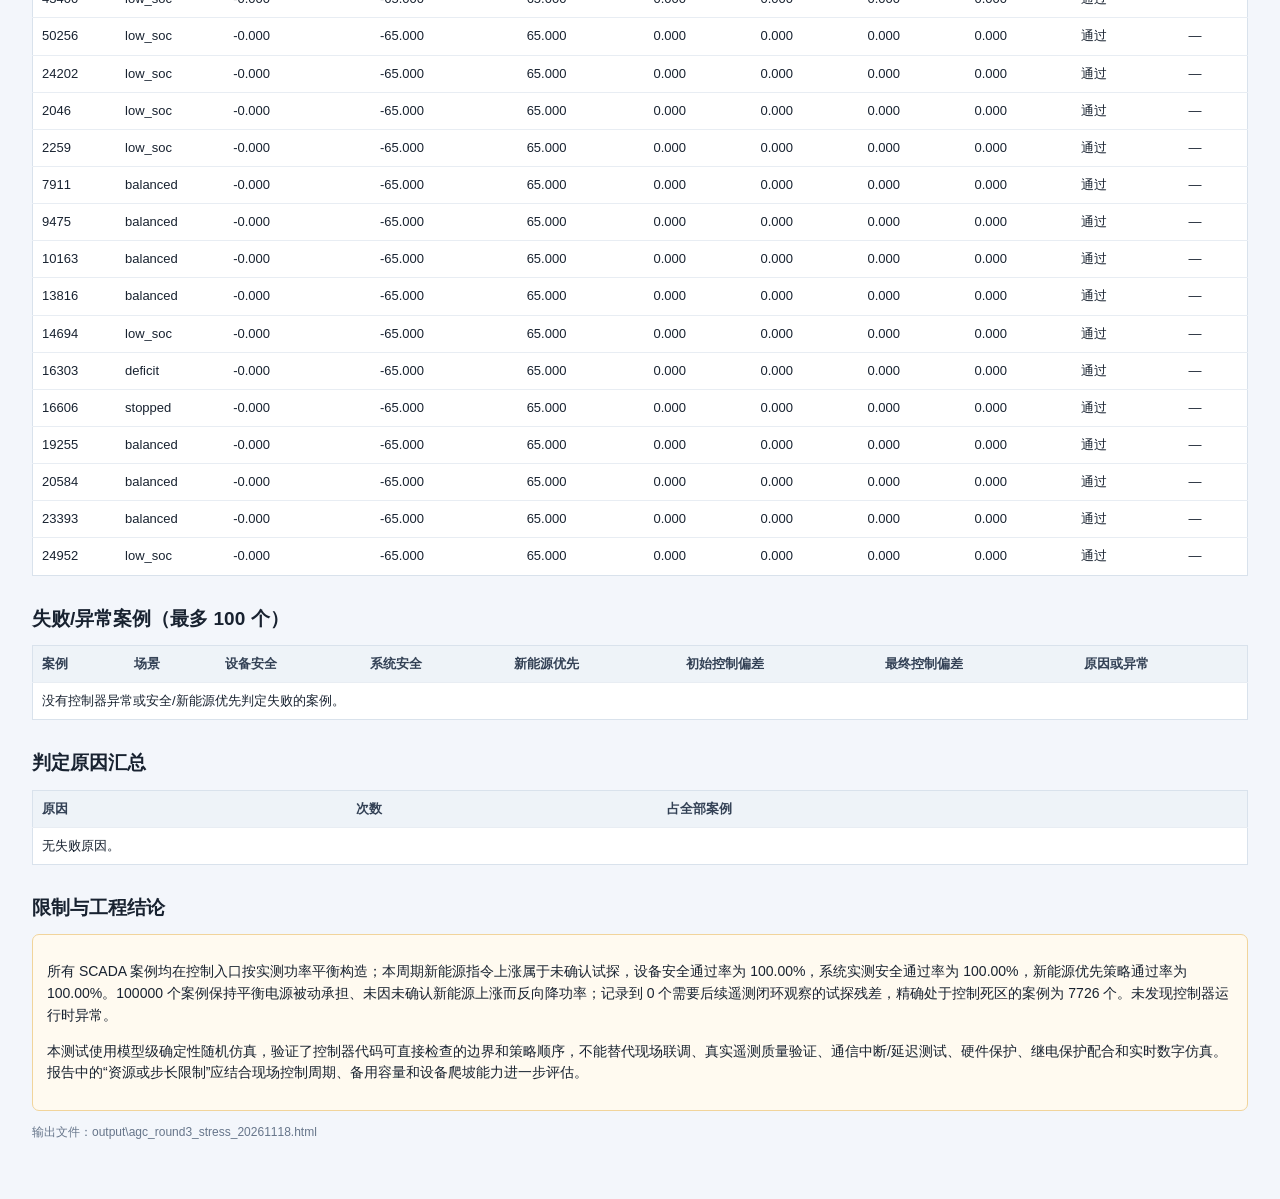
<file: output/agc_round3_stress_20261118.html>
<!doctype html>
<html lang="zh-CN"><head><meta charset="utf-8"><title>AGC 大规模场景压力测试报告</title>
<style>
*{box-sizing:border-box} body{margin:0;background:#f3f6fb;color:#182230;font:14px/1.55 -apple-system,BlinkMacSystemFont,"Segoe UI","Microsoft YaHei",sans-serif}
.page{max-width:1500px;margin:0 auto;padding:28px 32px 48px} h1{margin:0 0 8px;font-size:28px} h2{margin:28px 0 12px;font-size:19px} h3{margin:20px 0 8px;font-size:16px}
.muted{color:#66758a} .lead{background:#e9f4ff;border-left:4px solid #1677c8;border-radius:6px;padding:14px 16px;margin:18px 0}
.grid{display:grid;grid-template-columns:repeat(4,minmax(0,1fr));gap:12px} .card{background:#fff;border:1px solid #d9e2ec;border-radius:8px;padding:15px;box-shadow:0 1px 2px #13223812} .metric{font-size:26px;font-weight:700;margin:4px 0} .label{color:#64748b}
table{width:100%;border-collapse:collapse;background:#fff;border:1px solid #d9e2ec;font-size:13px} th,td{padding:8px 9px;border-bottom:1px solid #e8edf3;text-align:left;vertical-align:top} th{background:#eef3f8;color:#334155;position:sticky;top:0} tr:last-child td{border-bottom:0}
.ok{color:#0b7a4b;font-weight:600} .warn{color:#a15c00;font-weight:600} .bad{color:#b42318;font-weight:600} .note{background:#fffaf0;border:1px solid #f1d49b;border-radius:7px;padding:12px 14px}
code{background:#edf2f7;border-radius:4px;padding:2px 4px} .small{font-size:12px}
</style></head><body><main class="page">
<h1>AGC 大规模场景压力测试报告</h1>
<div class="muted">生成时间：2026-11-18 04:41:09 UTC　|　模型：<code>D:\codex\agc\model_real.e</code>　|　随机种子：<code>20261117</code>　|　执行耗时：356.31 秒</div>
<div class="lead">所有 SCADA 案例均在控制入口按实测功率平衡构造；本周期新能源指令上涨属于未确认试探，设备安全通过率为 100.00%，系统实测安全通过率为 100.00%，新能源优先策略通过率为 100.00%。100000 个案例保持平衡电源被动承担、未因未确认新能源上涨而反向降功率；记录到 0 个需要后续遥测闭环观察的试探残差，精确处于控制死区的案例为 7726 个。未发现控制器运行时异常。</div>
<div class="grid">
<div class="card"><div class="label">测试案例</div><div class="metric">100,000</div><div class="small">确定性随机 + 分层边界场景</div></div>
<div class="card"><div class="label">设备安全</div><div class="metric ok">100,000 / 100,000</div><div class="small">功率边界、步长、死区、SOC、本地/停运保护</div></div>
<div class="card"><div class="label">系统实测安全</div><div class="metric ok">100,000 / 100,000</div><div class="small">入口平衡、遥测平衡保持、无反向降平衡源</div></div>
<div class="card"><div class="label">新能源优先策略</div><div class="metric ok">100,000 / 100,000</div><div class="small">接纳空间、动作顺序和富余消纳链路</div></div>
</div>
<h2>判定口径</h2>
<p>设备安全检查每台风机、光伏、储能和柴发的指令是否有限、是否在功率边界内、是否遵守单周期步长和死区；停运设备不得带指令，远方自动控制不得改变本地设备，储能不得突破 SOC 方向约束，柴发不得低于最小稳定出力。</p>
<p>系统安全以 SCADA 实测功率检查：所有案例入口均为平衡，控制器只改变新能源的试探指令，保持 <code>p_cur</code> 遥测不变；不能把未确认的新能源指令上涨当作已经增加的功率。柴发、构网储能等平衡电源本周期不被反向降功率，后续由真实遥测闭环观察其被动承担的不平衡。</p>
<p>新能源优先检查：若计算出的接纳空间和远方运行新能源的可调上限均大于 0.5 MW，本周期必须出现新能源指令增加。动作顺序审计只检查实际发生的事件；本场景入口平衡，因此不人为制造缺额/富余链路。</p>
<h2>分场景统计</h2>
<p>场景标签表示新能源出力、储能 SOC、设备启停、远方/本地组合等压力维度；每个标签的 SCADA 入口仍先按实测总功率归一为平衡状态。</p>
<table><thead><tr><th>场景</th><th>案例数</th><th>设备安全</th><th>系统安全</th><th>新能源优先</th><th>精确平衡</th><th>试探指令残差</th></tr></thead><tbody><tr><td>balanced</td><td>7692</td><td>7692/7692 (100.00%)</td><td>7692/7692 (100.00%)</td><td>7692/7692 (100.00%)</td><td>0/7692 (0.00%)</td><td>0</td></tr><tr><td>deficit</td><td>7649</td><td>7649/7649 (100.00%)</td><td>7649/7649 (100.00%)</td><td>7649/7649 (100.00%)</td><td>0/7649 (0.00%)</td><td>0</td></tr><tr><td>edge</td><td>7736</td><td>7736/7736 (100.00%)</td><td>7736/7736 (100.00%)</td><td>7736/7736 (100.00%)</td><td>55/7736 (0.71%)</td><td>0</td></tr><tr><td>high_soc</td><td>7622</td><td>7622/7622 (100.00%)</td><td>7622/7622 (100.00%)</td><td>7622/7622 (100.00%)</td><td>0/7622 (0.00%)</td><td>0</td></tr><tr><td>local_mix</td><td>7750</td><td>7750/7750 (100.00%)</td><td>7750/7750 (100.00%)</td><td>7750/7750 (100.00%)</td><td>9/7750 (0.12%)</td><td>0</td></tr><tr><td>low_soc</td><td>7772</td><td>7772/7772 (100.00%)</td><td>7772/7772 (100.00%)</td><td>7772/7772 (100.00%)</td><td>0/7772 (0.00%)</td><td>0</td></tr><tr><td>no_diesel</td><td>7596</td><td>7596/7596 (100.00%)</td><td>7596/7596 (100.00%)</td><td>7596/7596 (100.00%)</td><td>0/7596 (0.00%)</td><td>0</td></tr><tr><td>no_renewable</td><td>7651</td><td>7651/7651 (100.00%)</td><td>7651/7651 (100.00%)</td><td>7651/7651 (100.00%)</td><td>7651/7651 (100.00%)</td><td>0</td></tr><tr><td>no_storage</td><td>7594</td><td>7594/7594 (100.00%)</td><td>7594/7594 (100.00%)</td><td>7594/7594 (100.00%)</td><td>11/7594 (0.14%)</td><td>0</td></tr><tr><td>random</td><td>7746</td><td>7746/7746 (100.00%)</td><td>7746/7746 (100.00%)</td><td>7746/7746 (100.00%)</td><td>0/7746 (0.00%)</td><td>0</td></tr><tr><td>renewable_rich</td><td>7796</td><td>7796/7796 (100.00%)</td><td>7796/7796 (100.00%)</td><td>7796/7796 (100.00%)</td><td>0/7796 (0.00%)</td><td>0</td></tr><tr><td>stopped</td><td>7787</td><td>7787/7787 (100.00%)</td><td>7787/7787 (100.00%)</td><td>7787/7787 (100.00%)</td><td>0/7787 (0.00%)</td><td>0</td></tr><tr><td>surplus</td><td>7609</td><td>7609/7609 (100.00%)</td><td>7609/7609 (100.00%)</td><td>7609/7609 (100.00%)</td><td>0/7609 (0.00%)</td><td>0</td></tr></tbody></table>
<h2>控制动作统计说明</h2>
<p>控制器每个案例只执行一个控制周期。SCADA 实测平衡时仅对远方新能源执行一个受边界、步长和死区限制的试探；不根据该试探指令去降低储能或柴发。表中控制指令变化是未确认试探的指令层信息，不能解释为实时功率失衡。</p>
<h2>试探指令变化最大的 20 个案例</h2>
<table><thead><tr><th>案例</th><th>场景</th><th>初始控制偏差</th><th>最终控制偏差</th><th>新能源增加</th><th>储能放电</th><th>储能充电</th><th>柴发增加</th><th>柴发减少</th><th>系统安全</th><th>原因</th></tr></thead><tbody><tr><td>12574</td><td>low_soc</td><td>-0.000</td><td>-65.000</td><td>65.000</td><td>0.000</td><td>0.000</td><td>0.000</td><td>0.000</td><td>通过</td><td>—</td></tr><tr><td>17443</td><td>balanced</td><td>-0.000</td><td>-65.000</td><td>65.000</td><td>0.000</td><td>0.000</td><td>0.000</td><td>0.000</td><td>通过</td><td>—</td></tr><tr><td>36220</td><td>balanced</td><td>-0.000</td><td>-65.000</td><td>65.000</td><td>0.000</td><td>0.000</td><td>0.000</td><td>0.000</td><td>通过</td><td>—</td></tr><tr><td>38012</td><td>balanced</td><td>-0.000</td><td>-65.000</td><td>65.000</td><td>0.000</td><td>0.000</td><td>0.000</td><td>0.000</td><td>通过</td><td>—</td></tr><tr><td>43400</td><td>low_soc</td><td>-0.000</td><td>-65.000</td><td>65.000</td><td>0.000</td><td>0.000</td><td>0.000</td><td>0.000</td><td>通过</td><td>—</td></tr><tr><td>50256</td><td>low_soc</td><td>-0.000</td><td>-65.000</td><td>65.000</td><td>0.000</td><td>0.000</td><td>0.000</td><td>0.000</td><td>通过</td><td>—</td></tr><tr><td>24202</td><td>low_soc</td><td>-0.000</td><td>-65.000</td><td>65.000</td><td>0.000</td><td>0.000</td><td>0.000</td><td>0.000</td><td>通过</td><td>—</td></tr><tr><td>2046</td><td>low_soc</td><td>-0.000</td><td>-65.000</td><td>65.000</td><td>0.000</td><td>0.000</td><td>0.000</td><td>0.000</td><td>通过</td><td>—</td></tr><tr><td>2259</td><td>low_soc</td><td>-0.000</td><td>-65.000</td><td>65.000</td><td>0.000</td><td>0.000</td><td>0.000</td><td>0.000</td><td>通过</td><td>—</td></tr><tr><td>7911</td><td>balanced</td><td>-0.000</td><td>-65.000</td><td>65.000</td><td>0.000</td><td>0.000</td><td>0.000</td><td>0.000</td><td>通过</td><td>—</td></tr><tr><td>9475</td><td>balanced</td><td>-0.000</td><td>-65.000</td><td>65.000</td><td>0.000</td><td>0.000</td><td>0.000</td><td>0.000</td><td>通过</td><td>—</td></tr><tr><td>10163</td><td>balanced</td><td>-0.000</td><td>-65.000</td><td>65.000</td><td>0.000</td><td>0.000</td><td>0.000</td><td>0.000</td><td>通过</td><td>—</td></tr><tr><td>13816</td><td>balanced</td><td>-0.000</td><td>-65.000</td><td>65.000</td><td>0.000</td><td>0.000</td><td>0.000</td><td>0.000</td><td>通过</td><td>—</td></tr><tr><td>14694</td><td>low_soc</td><td>-0.000</td><td>-65.000</td><td>65.000</td><td>0.000</td><td>0.000</td><td>0.000</td><td>0.000</td><td>通过</td><td>—</td></tr><tr><td>16303</td><td>deficit</td><td>-0.000</td><td>-65.000</td><td>65.000</td><td>0.000</td><td>0.000</td><td>0.000</td><td>0.000</td><td>通过</td><td>—</td></tr><tr><td>16606</td><td>stopped</td><td>-0.000</td><td>-65.000</td><td>65.000</td><td>0.000</td><td>0.000</td><td>0.000</td><td>0.000</td><td>通过</td><td>—</td></tr><tr><td>19255</td><td>balanced</td><td>-0.000</td><td>-65.000</td><td>65.000</td><td>0.000</td><td>0.000</td><td>0.000</td><td>0.000</td><td>通过</td><td>—</td></tr><tr><td>20584</td><td>balanced</td><td>-0.000</td><td>-65.000</td><td>65.000</td><td>0.000</td><td>0.000</td><td>0.000</td><td>0.000</td><td>通过</td><td>—</td></tr><tr><td>23393</td><td>balanced</td><td>-0.000</td><td>-65.000</td><td>65.000</td><td>0.000</td><td>0.000</td><td>0.000</td><td>0.000</td><td>通过</td><td>—</td></tr><tr><td>24952</td><td>low_soc</td><td>-0.000</td><td>-65.000</td><td>65.000</td><td>0.000</td><td>0.000</td><td>0.000</td><td>0.000</td><td>通过</td><td>—</td></tr></tbody></table>
<h2>失败/异常案例（最多 100 个）</h2>
<table><thead><tr><th>案例</th><th>场景</th><th>设备安全</th><th>系统安全</th><th>新能源优先</th><th>初始控制偏差</th><th>最终控制偏差</th><th>原因或异常</th></tr></thead><tbody><tr><td colspan="8">没有控制器异常或安全/新能源优先判定失败的案例。</td></tr></tbody></table>
<h2>判定原因汇总</h2>
<table><thead><tr><th>原因</th><th>次数</th><th>占全部案例</th></tr></thead><tbody><tr><td colspan="3">无失败原因。</td></tr></tbody></table>
<h2>限制与工程结论</h2>
<div class="note"><p>所有 SCADA 案例均在控制入口按实测功率平衡构造；本周期新能源指令上涨属于未确认试探，设备安全通过率为 100.00%，系统实测安全通过率为 100.00%，新能源优先策略通过率为 100.00%。100000 个案例保持平衡电源被动承担、未因未确认新能源上涨而反向降功率；记录到 0 个需要后续遥测闭环观察的试探残差，精确处于控制死区的案例为 7726 个。未发现控制器运行时异常。</p><p>本测试使用模型级确定性随机仿真，验证了控制器代码可直接检查的边界和策略顺序，不能替代现场联调、真实遥测质量验证、通信中断/延迟测试、硬件保护、继电保护配合和实时数字仿真。报告中的“资源或步长限制”应结合现场控制周期、备用容量和设备爬坡能力进一步评估。</p></div>
<p class="muted small">输出文件：output\agc_round3_stress_20261118.html</p>
</main></body></html>
</file>
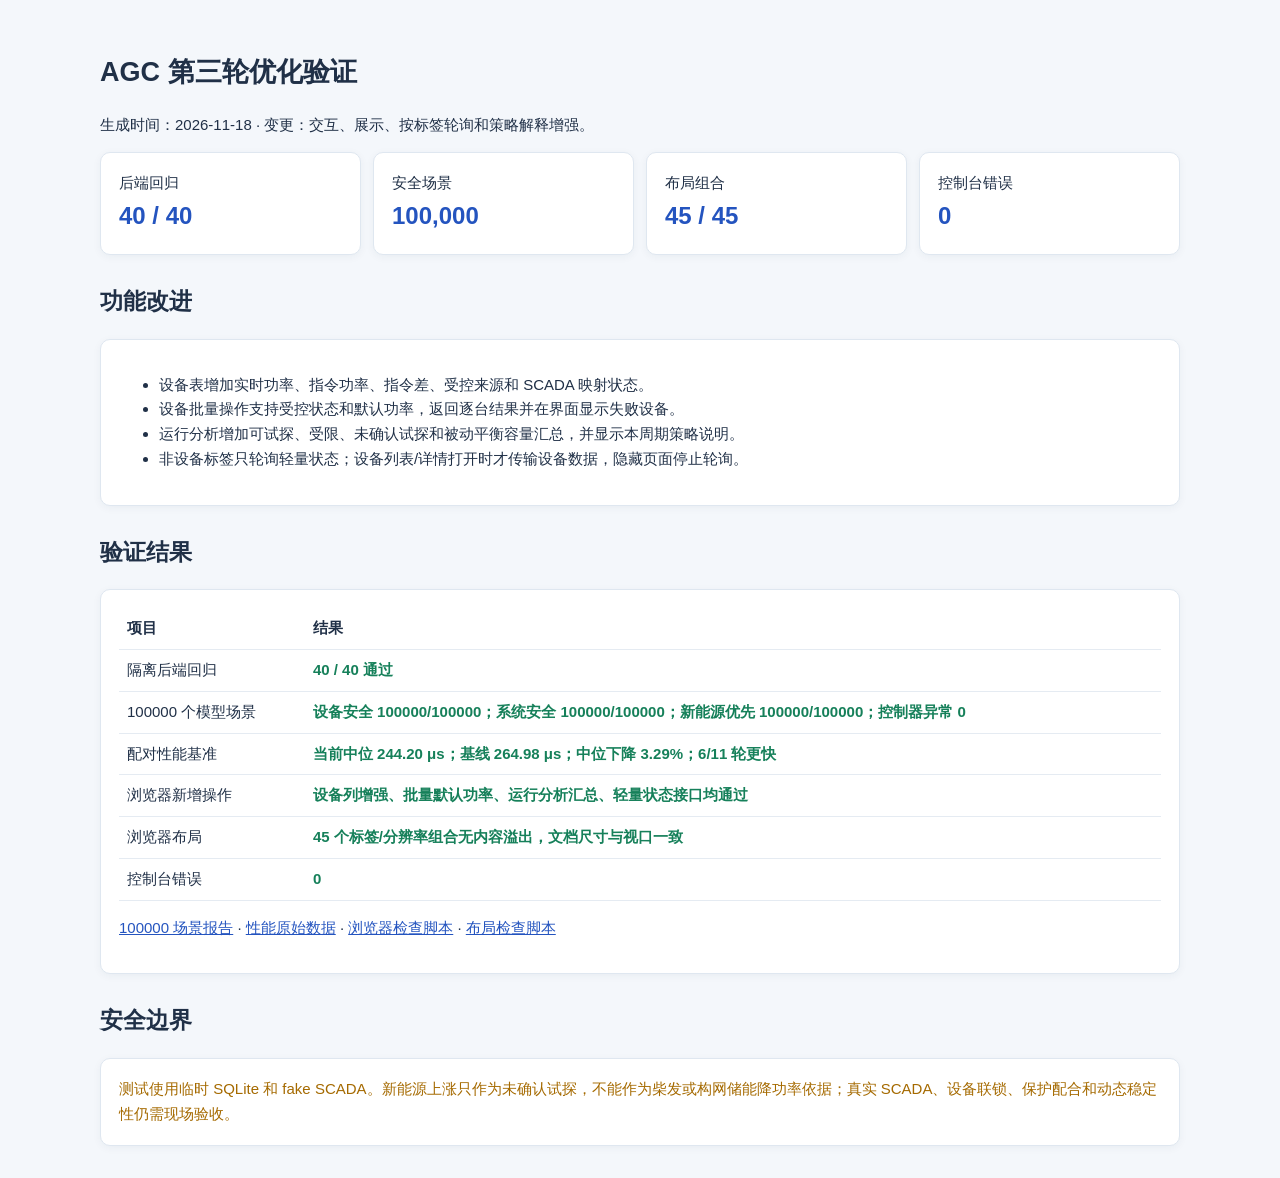
<file: output/agc_round3_validation_20261118.html>
<!doctype html><html lang="zh-CN"><meta charset="utf-8"><meta name="viewport" content="width=device-width,initial-scale=1"><title>AGC 第三轮优化验证</title><style>body{margin:0;background:#f4f7fb;color:#203047;font:15px/1.65 "Microsoft YaHei",sans-serif}main{max-width:1080px;margin:auto;padding:32px}section,.card{background:#fff;border:1px solid #dfe7f0;border-radius:10px;padding:18px;box-shadow:0 2px 8px #1d35570d}.cards{display:grid;grid-template-columns:repeat(4,1fr);gap:12px}.card b{display:block;font-size:24px;color:#2454bf}h1{font-size:27px}h2{margin-top:28px}table{width:100%;border-collapse:collapse}td,th{padding:8px;border-bottom:1px solid #e5ebf2;text-align:left}.ok{color:#16805a;font-weight:bold}.warn{color:#a56a00}a{color:#2454bf}@media(max-width:700px){main{padding:16px}.cards{grid-template-columns:repeat(2,1fr)}}</style><main><h1>AGC 第三轮优化验证</h1><p>生成时间：2026-11-18 · 变更：交互、展示、按标签轮询和策略解释增强。</p><div class="cards"><div class="card">后端回归<b>40 / 40</b></div><div class="card">安全场景<b>100,000</b></div><div class="card">布局组合<b>45 / 45</b></div><div class="card">控制台错误<b>0</b></div></div><h2>功能改进</h2><section><ul><li>设备表增加实时功率、指令功率、指令差、受控来源和 SCADA 映射状态。</li><li>设备批量操作支持受控状态和默认功率，返回逐台结果并在界面显示失败设备。</li><li>运行分析增加可试探、受限、未确认试探和被动平衡容量汇总，并显示本周期策略说明。</li><li>非设备标签只轮询轻量状态；设备列表/详情打开时才传输设备数据，隐藏页面停止轮询。</li></ul></section><h2>验证结果</h2><section><table><tr><th>项目</th><th>结果</th></tr><tr><td>隔离后端回归</td><td class="ok">40 / 40 通过</td></tr><tr><td>100000 个模型场景</td><td class="ok">设备安全 100000/100000；系统安全 100000/100000；新能源优先 100000/100000；控制器异常 0</td></tr><tr><td>配对性能基准</td><td class="ok">当前中位 244.20 μs；基线 264.98 μs；中位下降 3.29%；6/11 轮更快</td></tr><tr><td>浏览器新增操作</td><td class="ok">设备列增强、批量默认功率、运行分析汇总、轻量状态接口均通过</td></tr><tr><td>浏览器布局</td><td class="ok">45 个标签/分辨率组合无内容溢出，文档尺寸与视口一致</td></tr><tr><td>控制台错误</td><td class="ok">0</td></tr></table><p><a href="agc_round3_stress_20261118.html">100000 场景报告</a> · <a href="agc_round3_benchmark_20261118.json">性能原始数据</a> · <a href="playwright/round3_check.py">浏览器检查脚本</a> · <a href="playwright/round3_layout.py">布局检查脚本</a></p></section><h2>安全边界</h2><section class="warn">测试使用临时 SQLite 和 fake SCADA。新能源上涨只作为未确认试探，不能作为柴发或构网储能降功率依据；真实 SCADA、设备联锁、保护配合和动态稳定性仍需现场验收。</section></main></html>
</file>
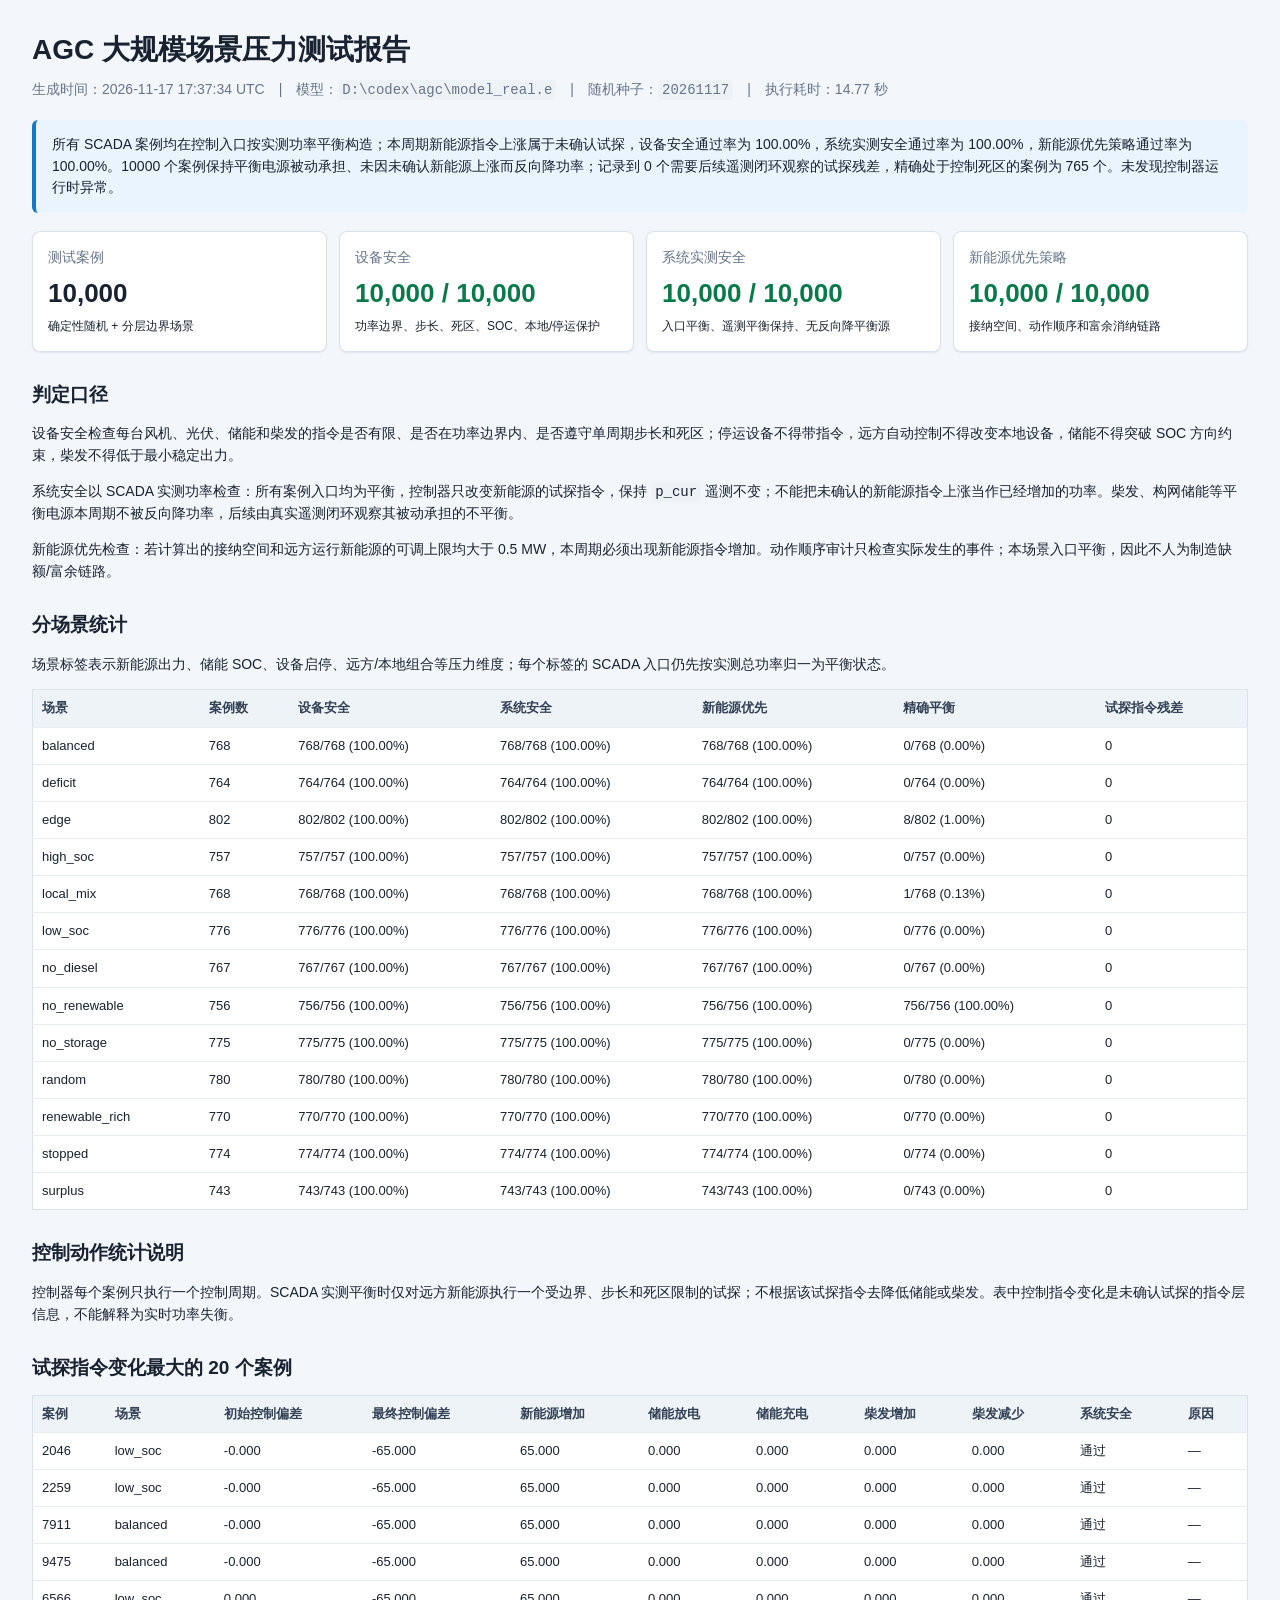
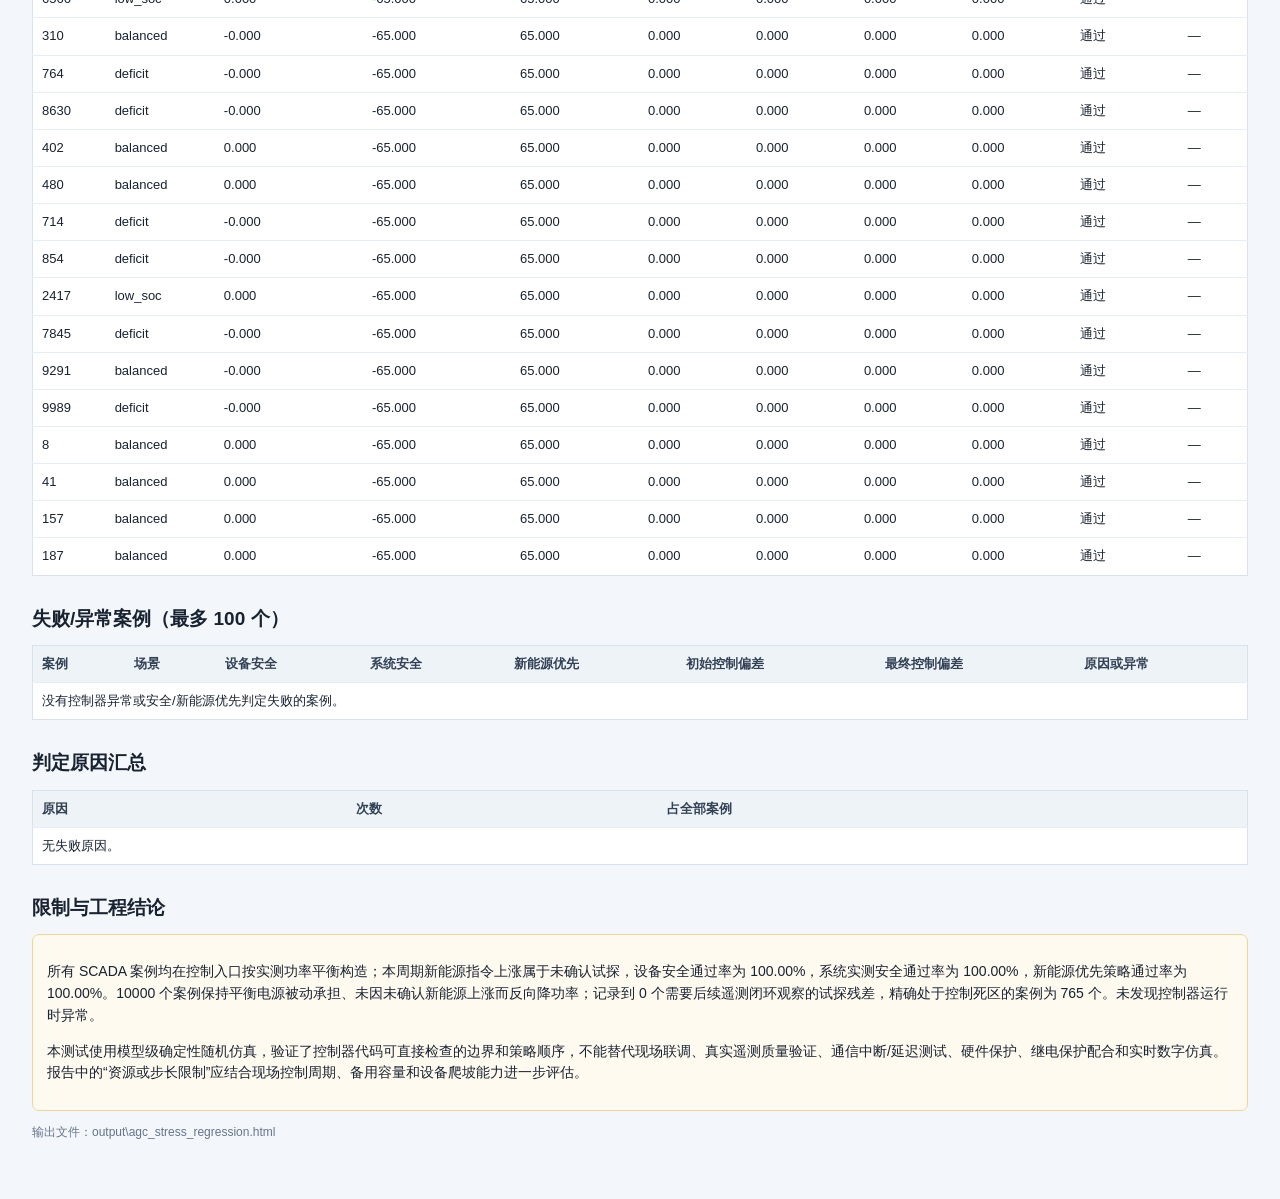
<file: output/agc_stress_regression.html>
<!doctype html>
<html lang="zh-CN"><head><meta charset="utf-8"><title>AGC 大规模场景压力测试报告</title>
<style>
*{box-sizing:border-box} body{margin:0;background:#f3f6fb;color:#182230;font:14px/1.55 -apple-system,BlinkMacSystemFont,"Segoe UI","Microsoft YaHei",sans-serif}
.page{max-width:1500px;margin:0 auto;padding:28px 32px 48px} h1{margin:0 0 8px;font-size:28px} h2{margin:28px 0 12px;font-size:19px} h3{margin:20px 0 8px;font-size:16px}
.muted{color:#66758a} .lead{background:#e9f4ff;border-left:4px solid #1677c8;border-radius:6px;padding:14px 16px;margin:18px 0}
.grid{display:grid;grid-template-columns:repeat(4,minmax(0,1fr));gap:12px} .card{background:#fff;border:1px solid #d9e2ec;border-radius:8px;padding:15px;box-shadow:0 1px 2px #13223812} .metric{font-size:26px;font-weight:700;margin:4px 0} .label{color:#64748b}
table{width:100%;border-collapse:collapse;background:#fff;border:1px solid #d9e2ec;font-size:13px} th,td{padding:8px 9px;border-bottom:1px solid #e8edf3;text-align:left;vertical-align:top} th{background:#eef3f8;color:#334155;position:sticky;top:0} tr:last-child td{border-bottom:0}
.ok{color:#0b7a4b;font-weight:600} .warn{color:#a15c00;font-weight:600} .bad{color:#b42318;font-weight:600} .note{background:#fffaf0;border:1px solid #f1d49b;border-radius:7px;padding:12px 14px}
code{background:#edf2f7;border-radius:4px;padding:2px 4px} .small{font-size:12px}
</style></head><body><main class="page">
<h1>AGC 大规模场景压力测试报告</h1>
<div class="muted">生成时间：2026-11-17 17:37:34 UTC　|　模型：<code>D:\codex\agc\model_real.e</code>　|　随机种子：<code>20261117</code>　|　执行耗时：14.77 秒</div>
<div class="lead">所有 SCADA 案例均在控制入口按实测功率平衡构造；本周期新能源指令上涨属于未确认试探，设备安全通过率为 100.00%，系统实测安全通过率为 100.00%，新能源优先策略通过率为 100.00%。10000 个案例保持平衡电源被动承担、未因未确认新能源上涨而反向降功率；记录到 0 个需要后续遥测闭环观察的试探残差，精确处于控制死区的案例为 765 个。未发现控制器运行时异常。</div>
<div class="grid">
<div class="card"><div class="label">测试案例</div><div class="metric">10,000</div><div class="small">确定性随机 + 分层边界场景</div></div>
<div class="card"><div class="label">设备安全</div><div class="metric ok">10,000 / 10,000</div><div class="small">功率边界、步长、死区、SOC、本地/停运保护</div></div>
<div class="card"><div class="label">系统实测安全</div><div class="metric ok">10,000 / 10,000</div><div class="small">入口平衡、遥测平衡保持、无反向降平衡源</div></div>
<div class="card"><div class="label">新能源优先策略</div><div class="metric ok">10,000 / 10,000</div><div class="small">接纳空间、动作顺序和富余消纳链路</div></div>
</div>
<h2>判定口径</h2>
<p>设备安全检查每台风机、光伏、储能和柴发的指令是否有限、是否在功率边界内、是否遵守单周期步长和死区；停运设备不得带指令，远方自动控制不得改变本地设备，储能不得突破 SOC 方向约束，柴发不得低于最小稳定出力。</p>
<p>系统安全以 SCADA 实测功率检查：所有案例入口均为平衡，控制器只改变新能源的试探指令，保持 <code>p_cur</code> 遥测不变；不能把未确认的新能源指令上涨当作已经增加的功率。柴发、构网储能等平衡电源本周期不被反向降功率，后续由真实遥测闭环观察其被动承担的不平衡。</p>
<p>新能源优先检查：若计算出的接纳空间和远方运行新能源的可调上限均大于 0.5 MW，本周期必须出现新能源指令增加。动作顺序审计只检查实际发生的事件；本场景入口平衡，因此不人为制造缺额/富余链路。</p>
<h2>分场景统计</h2>
<p>场景标签表示新能源出力、储能 SOC、设备启停、远方/本地组合等压力维度；每个标签的 SCADA 入口仍先按实测总功率归一为平衡状态。</p>
<table><thead><tr><th>场景</th><th>案例数</th><th>设备安全</th><th>系统安全</th><th>新能源优先</th><th>精确平衡</th><th>试探指令残差</th></tr></thead><tbody><tr><td>balanced</td><td>768</td><td>768/768 (100.00%)</td><td>768/768 (100.00%)</td><td>768/768 (100.00%)</td><td>0/768 (0.00%)</td><td>0</td></tr><tr><td>deficit</td><td>764</td><td>764/764 (100.00%)</td><td>764/764 (100.00%)</td><td>764/764 (100.00%)</td><td>0/764 (0.00%)</td><td>0</td></tr><tr><td>edge</td><td>802</td><td>802/802 (100.00%)</td><td>802/802 (100.00%)</td><td>802/802 (100.00%)</td><td>8/802 (1.00%)</td><td>0</td></tr><tr><td>high_soc</td><td>757</td><td>757/757 (100.00%)</td><td>757/757 (100.00%)</td><td>757/757 (100.00%)</td><td>0/757 (0.00%)</td><td>0</td></tr><tr><td>local_mix</td><td>768</td><td>768/768 (100.00%)</td><td>768/768 (100.00%)</td><td>768/768 (100.00%)</td><td>1/768 (0.13%)</td><td>0</td></tr><tr><td>low_soc</td><td>776</td><td>776/776 (100.00%)</td><td>776/776 (100.00%)</td><td>776/776 (100.00%)</td><td>0/776 (0.00%)</td><td>0</td></tr><tr><td>no_diesel</td><td>767</td><td>767/767 (100.00%)</td><td>767/767 (100.00%)</td><td>767/767 (100.00%)</td><td>0/767 (0.00%)</td><td>0</td></tr><tr><td>no_renewable</td><td>756</td><td>756/756 (100.00%)</td><td>756/756 (100.00%)</td><td>756/756 (100.00%)</td><td>756/756 (100.00%)</td><td>0</td></tr><tr><td>no_storage</td><td>775</td><td>775/775 (100.00%)</td><td>775/775 (100.00%)</td><td>775/775 (100.00%)</td><td>0/775 (0.00%)</td><td>0</td></tr><tr><td>random</td><td>780</td><td>780/780 (100.00%)</td><td>780/780 (100.00%)</td><td>780/780 (100.00%)</td><td>0/780 (0.00%)</td><td>0</td></tr><tr><td>renewable_rich</td><td>770</td><td>770/770 (100.00%)</td><td>770/770 (100.00%)</td><td>770/770 (100.00%)</td><td>0/770 (0.00%)</td><td>0</td></tr><tr><td>stopped</td><td>774</td><td>774/774 (100.00%)</td><td>774/774 (100.00%)</td><td>774/774 (100.00%)</td><td>0/774 (0.00%)</td><td>0</td></tr><tr><td>surplus</td><td>743</td><td>743/743 (100.00%)</td><td>743/743 (100.00%)</td><td>743/743 (100.00%)</td><td>0/743 (0.00%)</td><td>0</td></tr></tbody></table>
<h2>控制动作统计说明</h2>
<p>控制器每个案例只执行一个控制周期。SCADA 实测平衡时仅对远方新能源执行一个受边界、步长和死区限制的试探；不根据该试探指令去降低储能或柴发。表中控制指令变化是未确认试探的指令层信息，不能解释为实时功率失衡。</p>
<h2>试探指令变化最大的 20 个案例</h2>
<table><thead><tr><th>案例</th><th>场景</th><th>初始控制偏差</th><th>最终控制偏差</th><th>新能源增加</th><th>储能放电</th><th>储能充电</th><th>柴发增加</th><th>柴发减少</th><th>系统安全</th><th>原因</th></tr></thead><tbody><tr><td>2046</td><td>low_soc</td><td>-0.000</td><td>-65.000</td><td>65.000</td><td>0.000</td><td>0.000</td><td>0.000</td><td>0.000</td><td>通过</td><td>—</td></tr><tr><td>2259</td><td>low_soc</td><td>-0.000</td><td>-65.000</td><td>65.000</td><td>0.000</td><td>0.000</td><td>0.000</td><td>0.000</td><td>通过</td><td>—</td></tr><tr><td>7911</td><td>balanced</td><td>-0.000</td><td>-65.000</td><td>65.000</td><td>0.000</td><td>0.000</td><td>0.000</td><td>0.000</td><td>通过</td><td>—</td></tr><tr><td>9475</td><td>balanced</td><td>-0.000</td><td>-65.000</td><td>65.000</td><td>0.000</td><td>0.000</td><td>0.000</td><td>0.000</td><td>通过</td><td>—</td></tr><tr><td>6566</td><td>low_soc</td><td>0.000</td><td>-65.000</td><td>65.000</td><td>0.000</td><td>0.000</td><td>0.000</td><td>0.000</td><td>通过</td><td>—</td></tr><tr><td>310</td><td>balanced</td><td>-0.000</td><td>-65.000</td><td>65.000</td><td>0.000</td><td>0.000</td><td>0.000</td><td>0.000</td><td>通过</td><td>—</td></tr><tr><td>764</td><td>deficit</td><td>-0.000</td><td>-65.000</td><td>65.000</td><td>0.000</td><td>0.000</td><td>0.000</td><td>0.000</td><td>通过</td><td>—</td></tr><tr><td>8630</td><td>deficit</td><td>-0.000</td><td>-65.000</td><td>65.000</td><td>0.000</td><td>0.000</td><td>0.000</td><td>0.000</td><td>通过</td><td>—</td></tr><tr><td>402</td><td>balanced</td><td>0.000</td><td>-65.000</td><td>65.000</td><td>0.000</td><td>0.000</td><td>0.000</td><td>0.000</td><td>通过</td><td>—</td></tr><tr><td>480</td><td>balanced</td><td>0.000</td><td>-65.000</td><td>65.000</td><td>0.000</td><td>0.000</td><td>0.000</td><td>0.000</td><td>通过</td><td>—</td></tr><tr><td>714</td><td>deficit</td><td>-0.000</td><td>-65.000</td><td>65.000</td><td>0.000</td><td>0.000</td><td>0.000</td><td>0.000</td><td>通过</td><td>—</td></tr><tr><td>854</td><td>deficit</td><td>-0.000</td><td>-65.000</td><td>65.000</td><td>0.000</td><td>0.000</td><td>0.000</td><td>0.000</td><td>通过</td><td>—</td></tr><tr><td>2417</td><td>low_soc</td><td>0.000</td><td>-65.000</td><td>65.000</td><td>0.000</td><td>0.000</td><td>0.000</td><td>0.000</td><td>通过</td><td>—</td></tr><tr><td>7845</td><td>deficit</td><td>-0.000</td><td>-65.000</td><td>65.000</td><td>0.000</td><td>0.000</td><td>0.000</td><td>0.000</td><td>通过</td><td>—</td></tr><tr><td>9291</td><td>balanced</td><td>-0.000</td><td>-65.000</td><td>65.000</td><td>0.000</td><td>0.000</td><td>0.000</td><td>0.000</td><td>通过</td><td>—</td></tr><tr><td>9989</td><td>deficit</td><td>-0.000</td><td>-65.000</td><td>65.000</td><td>0.000</td><td>0.000</td><td>0.000</td><td>0.000</td><td>通过</td><td>—</td></tr><tr><td>8</td><td>balanced</td><td>0.000</td><td>-65.000</td><td>65.000</td><td>0.000</td><td>0.000</td><td>0.000</td><td>0.000</td><td>通过</td><td>—</td></tr><tr><td>41</td><td>balanced</td><td>0.000</td><td>-65.000</td><td>65.000</td><td>0.000</td><td>0.000</td><td>0.000</td><td>0.000</td><td>通过</td><td>—</td></tr><tr><td>157</td><td>balanced</td><td>0.000</td><td>-65.000</td><td>65.000</td><td>0.000</td><td>0.000</td><td>0.000</td><td>0.000</td><td>通过</td><td>—</td></tr><tr><td>187</td><td>balanced</td><td>0.000</td><td>-65.000</td><td>65.000</td><td>0.000</td><td>0.000</td><td>0.000</td><td>0.000</td><td>通过</td><td>—</td></tr></tbody></table>
<h2>失败/异常案例（最多 100 个）</h2>
<table><thead><tr><th>案例</th><th>场景</th><th>设备安全</th><th>系统安全</th><th>新能源优先</th><th>初始控制偏差</th><th>最终控制偏差</th><th>原因或异常</th></tr></thead><tbody><tr><td colspan="8">没有控制器异常或安全/新能源优先判定失败的案例。</td></tr></tbody></table>
<h2>判定原因汇总</h2>
<table><thead><tr><th>原因</th><th>次数</th><th>占全部案例</th></tr></thead><tbody><tr><td colspan="3">无失败原因。</td></tr></tbody></table>
<h2>限制与工程结论</h2>
<div class="note"><p>所有 SCADA 案例均在控制入口按实测功率平衡构造；本周期新能源指令上涨属于未确认试探，设备安全通过率为 100.00%，系统实测安全通过率为 100.00%，新能源优先策略通过率为 100.00%。10000 个案例保持平衡电源被动承担、未因未确认新能源上涨而反向降功率；记录到 0 个需要后续遥测闭环观察的试探残差，精确处于控制死区的案例为 765 个。未发现控制器运行时异常。</p><p>本测试使用模型级确定性随机仿真，验证了控制器代码可直接检查的边界和策略顺序，不能替代现场联调、真实遥测质量验证、通信中断/延迟测试、硬件保护、继电保护配合和实时数字仿真。报告中的“资源或步长限制”应结合现场控制周期、备用容量和设备爬坡能力进一步评估。</p></div>
<p class="muted small">输出文件：output\agc_stress_regression.html</p>
</main></body></html>
</file>
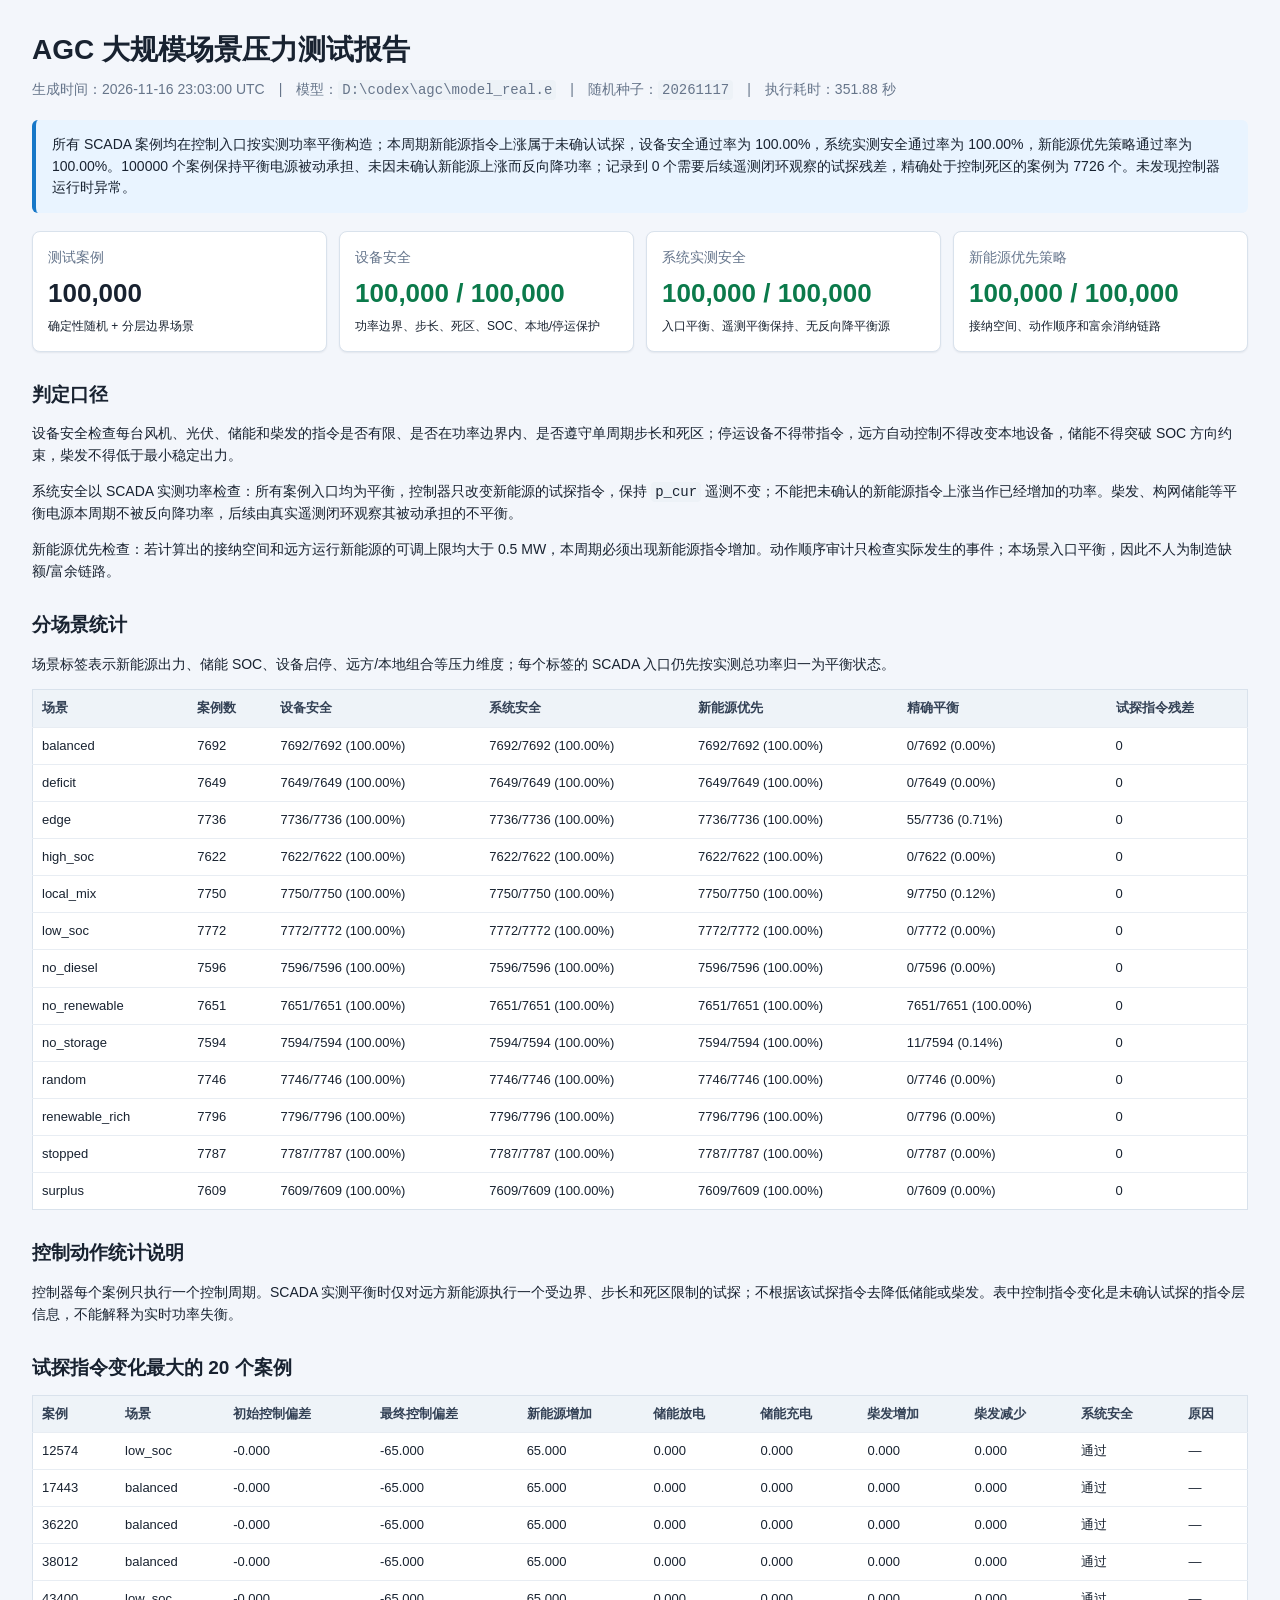
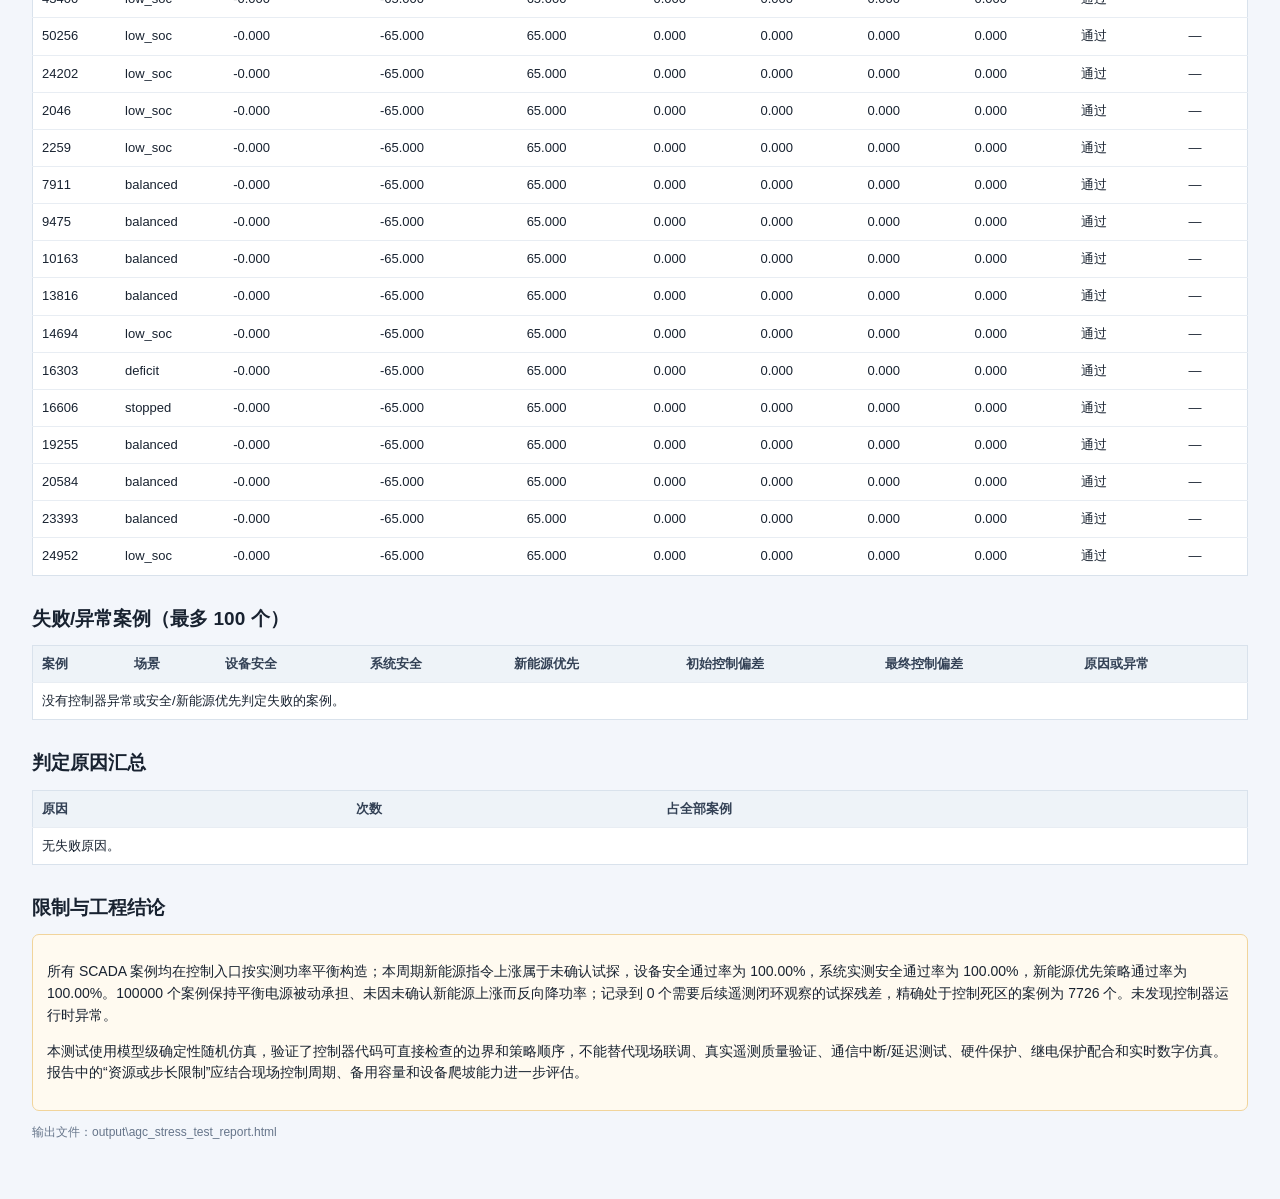
<file: output/agc_stress_test_report.html>
<!doctype html>
<html lang="zh-CN"><head><meta charset="utf-8"><title>AGC 大规模场景压力测试报告</title>
<style>
*{box-sizing:border-box} body{margin:0;background:#f3f6fb;color:#182230;font:14px/1.55 -apple-system,BlinkMacSystemFont,"Segoe UI","Microsoft YaHei",sans-serif}
.page{max-width:1500px;margin:0 auto;padding:28px 32px 48px} h1{margin:0 0 8px;font-size:28px} h2{margin:28px 0 12px;font-size:19px} h3{margin:20px 0 8px;font-size:16px}
.muted{color:#66758a} .lead{background:#e9f4ff;border-left:4px solid #1677c8;border-radius:6px;padding:14px 16px;margin:18px 0}
.grid{display:grid;grid-template-columns:repeat(4,minmax(0,1fr));gap:12px} .card{background:#fff;border:1px solid #d9e2ec;border-radius:8px;padding:15px;box-shadow:0 1px 2px #13223812} .metric{font-size:26px;font-weight:700;margin:4px 0} .label{color:#64748b}
table{width:100%;border-collapse:collapse;background:#fff;border:1px solid #d9e2ec;font-size:13px} th,td{padding:8px 9px;border-bottom:1px solid #e8edf3;text-align:left;vertical-align:top} th{background:#eef3f8;color:#334155;position:sticky;top:0} tr:last-child td{border-bottom:0}
.ok{color:#0b7a4b;font-weight:600} .warn{color:#a15c00;font-weight:600} .bad{color:#b42318;font-weight:600} .note{background:#fffaf0;border:1px solid #f1d49b;border-radius:7px;padding:12px 14px}
code{background:#edf2f7;border-radius:4px;padding:2px 4px} .small{font-size:12px}
</style></head><body><main class="page">
<h1>AGC 大规模场景压力测试报告</h1>
<div class="muted">生成时间：2026-11-16 23:03:00 UTC　|　模型：<code>D:\codex\agc\model_real.e</code>　|　随机种子：<code>20261117</code>　|　执行耗时：351.88 秒</div>
<div class="lead">所有 SCADA 案例均在控制入口按实测功率平衡构造；本周期新能源指令上涨属于未确认试探，设备安全通过率为 100.00%，系统实测安全通过率为 100.00%，新能源优先策略通过率为 100.00%。100000 个案例保持平衡电源被动承担、未因未确认新能源上涨而反向降功率；记录到 0 个需要后续遥测闭环观察的试探残差，精确处于控制死区的案例为 7726 个。未发现控制器运行时异常。</div>
<div class="grid">
<div class="card"><div class="label">测试案例</div><div class="metric">100,000</div><div class="small">确定性随机 + 分层边界场景</div></div>
<div class="card"><div class="label">设备安全</div><div class="metric ok">100,000 / 100,000</div><div class="small">功率边界、步长、死区、SOC、本地/停运保护</div></div>
<div class="card"><div class="label">系统实测安全</div><div class="metric ok">100,000 / 100,000</div><div class="small">入口平衡、遥测平衡保持、无反向降平衡源</div></div>
<div class="card"><div class="label">新能源优先策略</div><div class="metric ok">100,000 / 100,000</div><div class="small">接纳空间、动作顺序和富余消纳链路</div></div>
</div>
<h2>判定口径</h2>
<p>设备安全检查每台风机、光伏、储能和柴发的指令是否有限、是否在功率边界内、是否遵守单周期步长和死区；停运设备不得带指令，远方自动控制不得改变本地设备，储能不得突破 SOC 方向约束，柴发不得低于最小稳定出力。</p>
<p>系统安全以 SCADA 实测功率检查：所有案例入口均为平衡，控制器只改变新能源的试探指令，保持 <code>p_cur</code> 遥测不变；不能把未确认的新能源指令上涨当作已经增加的功率。柴发、构网储能等平衡电源本周期不被反向降功率，后续由真实遥测闭环观察其被动承担的不平衡。</p>
<p>新能源优先检查：若计算出的接纳空间和远方运行新能源的可调上限均大于 0.5 MW，本周期必须出现新能源指令增加。动作顺序审计只检查实际发生的事件；本场景入口平衡，因此不人为制造缺额/富余链路。</p>
<h2>分场景统计</h2>
<p>场景标签表示新能源出力、储能 SOC、设备启停、远方/本地组合等压力维度；每个标签的 SCADA 入口仍先按实测总功率归一为平衡状态。</p>
<table><thead><tr><th>场景</th><th>案例数</th><th>设备安全</th><th>系统安全</th><th>新能源优先</th><th>精确平衡</th><th>试探指令残差</th></tr></thead><tbody><tr><td>balanced</td><td>7692</td><td>7692/7692 (100.00%)</td><td>7692/7692 (100.00%)</td><td>7692/7692 (100.00%)</td><td>0/7692 (0.00%)</td><td>0</td></tr><tr><td>deficit</td><td>7649</td><td>7649/7649 (100.00%)</td><td>7649/7649 (100.00%)</td><td>7649/7649 (100.00%)</td><td>0/7649 (0.00%)</td><td>0</td></tr><tr><td>edge</td><td>7736</td><td>7736/7736 (100.00%)</td><td>7736/7736 (100.00%)</td><td>7736/7736 (100.00%)</td><td>55/7736 (0.71%)</td><td>0</td></tr><tr><td>high_soc</td><td>7622</td><td>7622/7622 (100.00%)</td><td>7622/7622 (100.00%)</td><td>7622/7622 (100.00%)</td><td>0/7622 (0.00%)</td><td>0</td></tr><tr><td>local_mix</td><td>7750</td><td>7750/7750 (100.00%)</td><td>7750/7750 (100.00%)</td><td>7750/7750 (100.00%)</td><td>9/7750 (0.12%)</td><td>0</td></tr><tr><td>low_soc</td><td>7772</td><td>7772/7772 (100.00%)</td><td>7772/7772 (100.00%)</td><td>7772/7772 (100.00%)</td><td>0/7772 (0.00%)</td><td>0</td></tr><tr><td>no_diesel</td><td>7596</td><td>7596/7596 (100.00%)</td><td>7596/7596 (100.00%)</td><td>7596/7596 (100.00%)</td><td>0/7596 (0.00%)</td><td>0</td></tr><tr><td>no_renewable</td><td>7651</td><td>7651/7651 (100.00%)</td><td>7651/7651 (100.00%)</td><td>7651/7651 (100.00%)</td><td>7651/7651 (100.00%)</td><td>0</td></tr><tr><td>no_storage</td><td>7594</td><td>7594/7594 (100.00%)</td><td>7594/7594 (100.00%)</td><td>7594/7594 (100.00%)</td><td>11/7594 (0.14%)</td><td>0</td></tr><tr><td>random</td><td>7746</td><td>7746/7746 (100.00%)</td><td>7746/7746 (100.00%)</td><td>7746/7746 (100.00%)</td><td>0/7746 (0.00%)</td><td>0</td></tr><tr><td>renewable_rich</td><td>7796</td><td>7796/7796 (100.00%)</td><td>7796/7796 (100.00%)</td><td>7796/7796 (100.00%)</td><td>0/7796 (0.00%)</td><td>0</td></tr><tr><td>stopped</td><td>7787</td><td>7787/7787 (100.00%)</td><td>7787/7787 (100.00%)</td><td>7787/7787 (100.00%)</td><td>0/7787 (0.00%)</td><td>0</td></tr><tr><td>surplus</td><td>7609</td><td>7609/7609 (100.00%)</td><td>7609/7609 (100.00%)</td><td>7609/7609 (100.00%)</td><td>0/7609 (0.00%)</td><td>0</td></tr></tbody></table>
<h2>控制动作统计说明</h2>
<p>控制器每个案例只执行一个控制周期。SCADA 实测平衡时仅对远方新能源执行一个受边界、步长和死区限制的试探；不根据该试探指令去降低储能或柴发。表中控制指令变化是未确认试探的指令层信息，不能解释为实时功率失衡。</p>
<h2>试探指令变化最大的 20 个案例</h2>
<table><thead><tr><th>案例</th><th>场景</th><th>初始控制偏差</th><th>最终控制偏差</th><th>新能源增加</th><th>储能放电</th><th>储能充电</th><th>柴发增加</th><th>柴发减少</th><th>系统安全</th><th>原因</th></tr></thead><tbody><tr><td>12574</td><td>low_soc</td><td>-0.000</td><td>-65.000</td><td>65.000</td><td>0.000</td><td>0.000</td><td>0.000</td><td>0.000</td><td>通过</td><td>—</td></tr><tr><td>17443</td><td>balanced</td><td>-0.000</td><td>-65.000</td><td>65.000</td><td>0.000</td><td>0.000</td><td>0.000</td><td>0.000</td><td>通过</td><td>—</td></tr><tr><td>36220</td><td>balanced</td><td>-0.000</td><td>-65.000</td><td>65.000</td><td>0.000</td><td>0.000</td><td>0.000</td><td>0.000</td><td>通过</td><td>—</td></tr><tr><td>38012</td><td>balanced</td><td>-0.000</td><td>-65.000</td><td>65.000</td><td>0.000</td><td>0.000</td><td>0.000</td><td>0.000</td><td>通过</td><td>—</td></tr><tr><td>43400</td><td>low_soc</td><td>-0.000</td><td>-65.000</td><td>65.000</td><td>0.000</td><td>0.000</td><td>0.000</td><td>0.000</td><td>通过</td><td>—</td></tr><tr><td>50256</td><td>low_soc</td><td>-0.000</td><td>-65.000</td><td>65.000</td><td>0.000</td><td>0.000</td><td>0.000</td><td>0.000</td><td>通过</td><td>—</td></tr><tr><td>24202</td><td>low_soc</td><td>-0.000</td><td>-65.000</td><td>65.000</td><td>0.000</td><td>0.000</td><td>0.000</td><td>0.000</td><td>通过</td><td>—</td></tr><tr><td>2046</td><td>low_soc</td><td>-0.000</td><td>-65.000</td><td>65.000</td><td>0.000</td><td>0.000</td><td>0.000</td><td>0.000</td><td>通过</td><td>—</td></tr><tr><td>2259</td><td>low_soc</td><td>-0.000</td><td>-65.000</td><td>65.000</td><td>0.000</td><td>0.000</td><td>0.000</td><td>0.000</td><td>通过</td><td>—</td></tr><tr><td>7911</td><td>balanced</td><td>-0.000</td><td>-65.000</td><td>65.000</td><td>0.000</td><td>0.000</td><td>0.000</td><td>0.000</td><td>通过</td><td>—</td></tr><tr><td>9475</td><td>balanced</td><td>-0.000</td><td>-65.000</td><td>65.000</td><td>0.000</td><td>0.000</td><td>0.000</td><td>0.000</td><td>通过</td><td>—</td></tr><tr><td>10163</td><td>balanced</td><td>-0.000</td><td>-65.000</td><td>65.000</td><td>0.000</td><td>0.000</td><td>0.000</td><td>0.000</td><td>通过</td><td>—</td></tr><tr><td>13816</td><td>balanced</td><td>-0.000</td><td>-65.000</td><td>65.000</td><td>0.000</td><td>0.000</td><td>0.000</td><td>0.000</td><td>通过</td><td>—</td></tr><tr><td>14694</td><td>low_soc</td><td>-0.000</td><td>-65.000</td><td>65.000</td><td>0.000</td><td>0.000</td><td>0.000</td><td>0.000</td><td>通过</td><td>—</td></tr><tr><td>16303</td><td>deficit</td><td>-0.000</td><td>-65.000</td><td>65.000</td><td>0.000</td><td>0.000</td><td>0.000</td><td>0.000</td><td>通过</td><td>—</td></tr><tr><td>16606</td><td>stopped</td><td>-0.000</td><td>-65.000</td><td>65.000</td><td>0.000</td><td>0.000</td><td>0.000</td><td>0.000</td><td>通过</td><td>—</td></tr><tr><td>19255</td><td>balanced</td><td>-0.000</td><td>-65.000</td><td>65.000</td><td>0.000</td><td>0.000</td><td>0.000</td><td>0.000</td><td>通过</td><td>—</td></tr><tr><td>20584</td><td>balanced</td><td>-0.000</td><td>-65.000</td><td>65.000</td><td>0.000</td><td>0.000</td><td>0.000</td><td>0.000</td><td>通过</td><td>—</td></tr><tr><td>23393</td><td>balanced</td><td>-0.000</td><td>-65.000</td><td>65.000</td><td>0.000</td><td>0.000</td><td>0.000</td><td>0.000</td><td>通过</td><td>—</td></tr><tr><td>24952</td><td>low_soc</td><td>-0.000</td><td>-65.000</td><td>65.000</td><td>0.000</td><td>0.000</td><td>0.000</td><td>0.000</td><td>通过</td><td>—</td></tr></tbody></table>
<h2>失败/异常案例（最多 100 个）</h2>
<table><thead><tr><th>案例</th><th>场景</th><th>设备安全</th><th>系统安全</th><th>新能源优先</th><th>初始控制偏差</th><th>最终控制偏差</th><th>原因或异常</th></tr></thead><tbody><tr><td colspan="8">没有控制器异常或安全/新能源优先判定失败的案例。</td></tr></tbody></table>
<h2>判定原因汇总</h2>
<table><thead><tr><th>原因</th><th>次数</th><th>占全部案例</th></tr></thead><tbody><tr><td colspan="3">无失败原因。</td></tr></tbody></table>
<h2>限制与工程结论</h2>
<div class="note"><p>所有 SCADA 案例均在控制入口按实测功率平衡构造；本周期新能源指令上涨属于未确认试探，设备安全通过率为 100.00%，系统实测安全通过率为 100.00%，新能源优先策略通过率为 100.00%。100000 个案例保持平衡电源被动承担、未因未确认新能源上涨而反向降功率；记录到 0 个需要后续遥测闭环观察的试探残差，精确处于控制死区的案例为 7726 个。未发现控制器运行时异常。</p><p>本测试使用模型级确定性随机仿真，验证了控制器代码可直接检查的边界和策略顺序，不能替代现场联调、真实遥测质量验证、通信中断/延迟测试、硬件保护、继电保护配合和实时数字仿真。报告中的“资源或步长限制”应结合现场控制周期、备用容量和设备爬坡能力进一步评估。</p></div>
<p class="muted small">输出文件：output\agc_stress_test_report.html</p>
</main></body></html>
</file>
